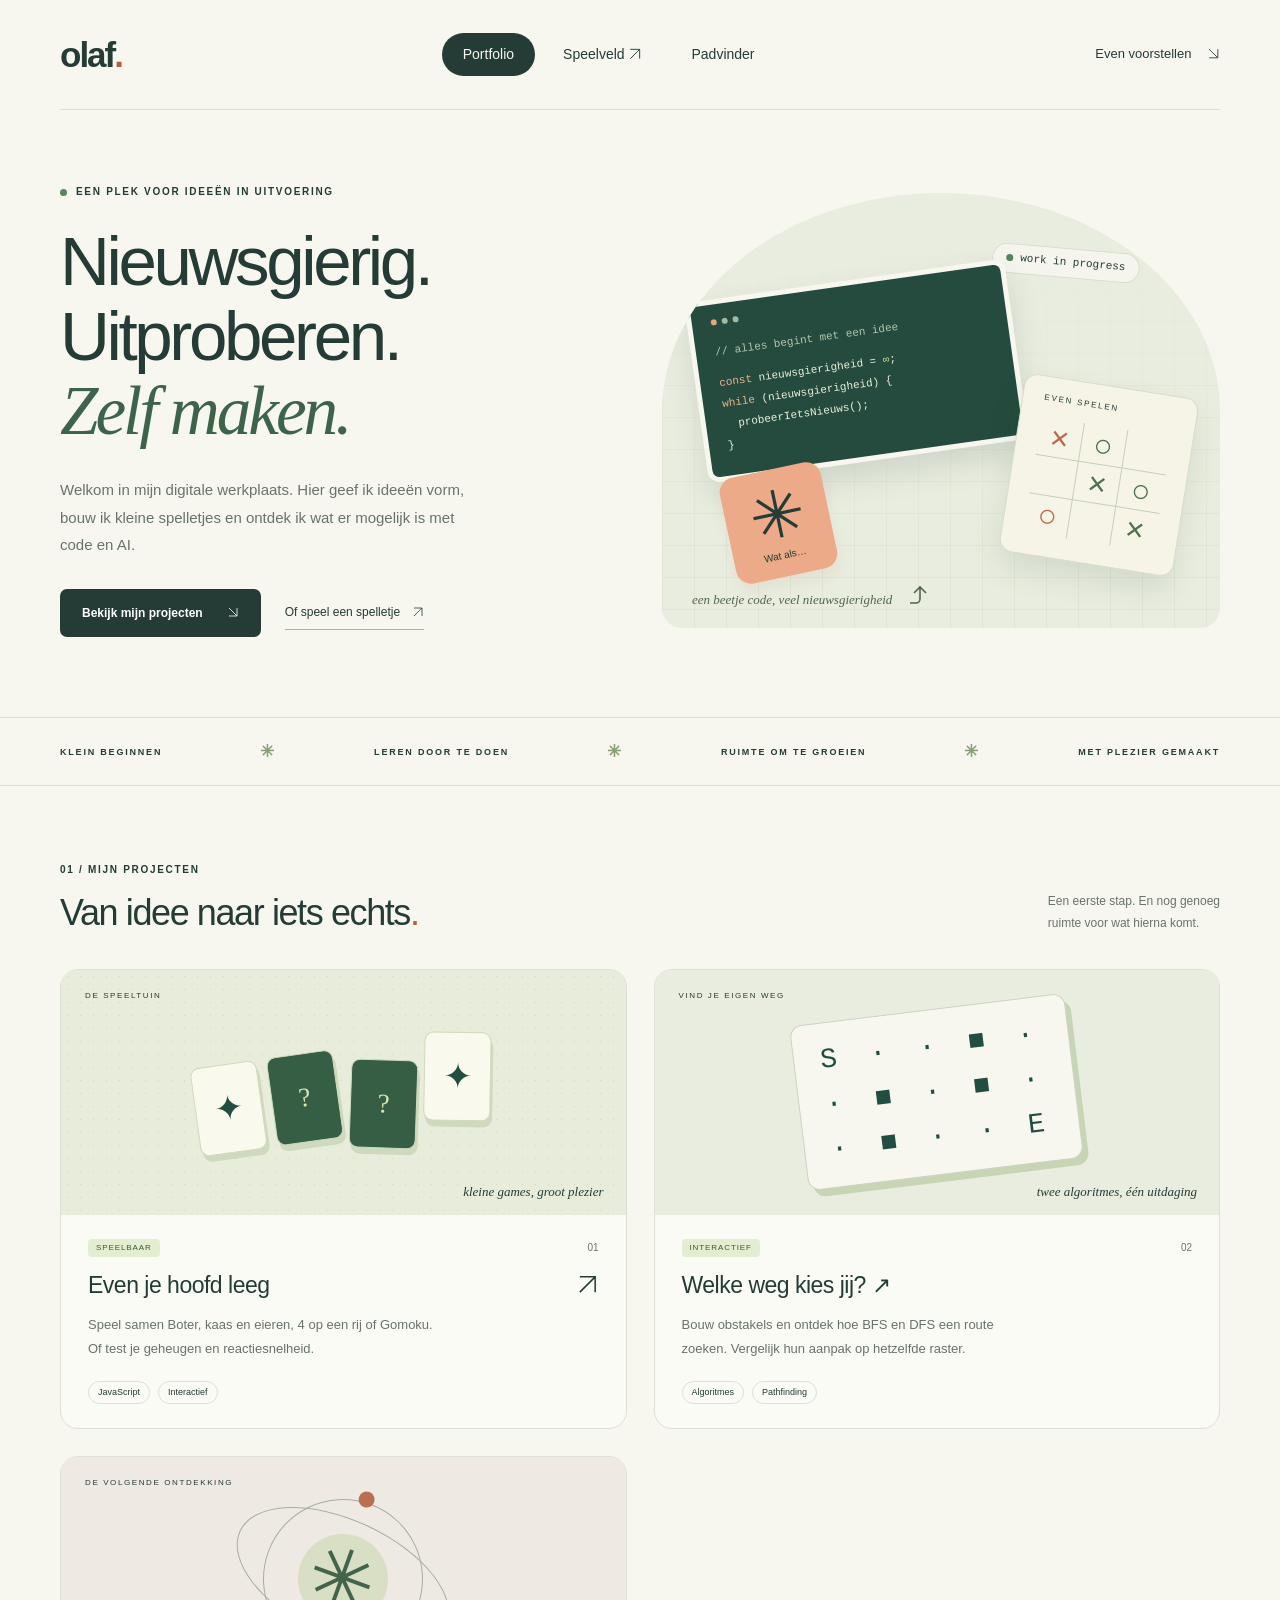
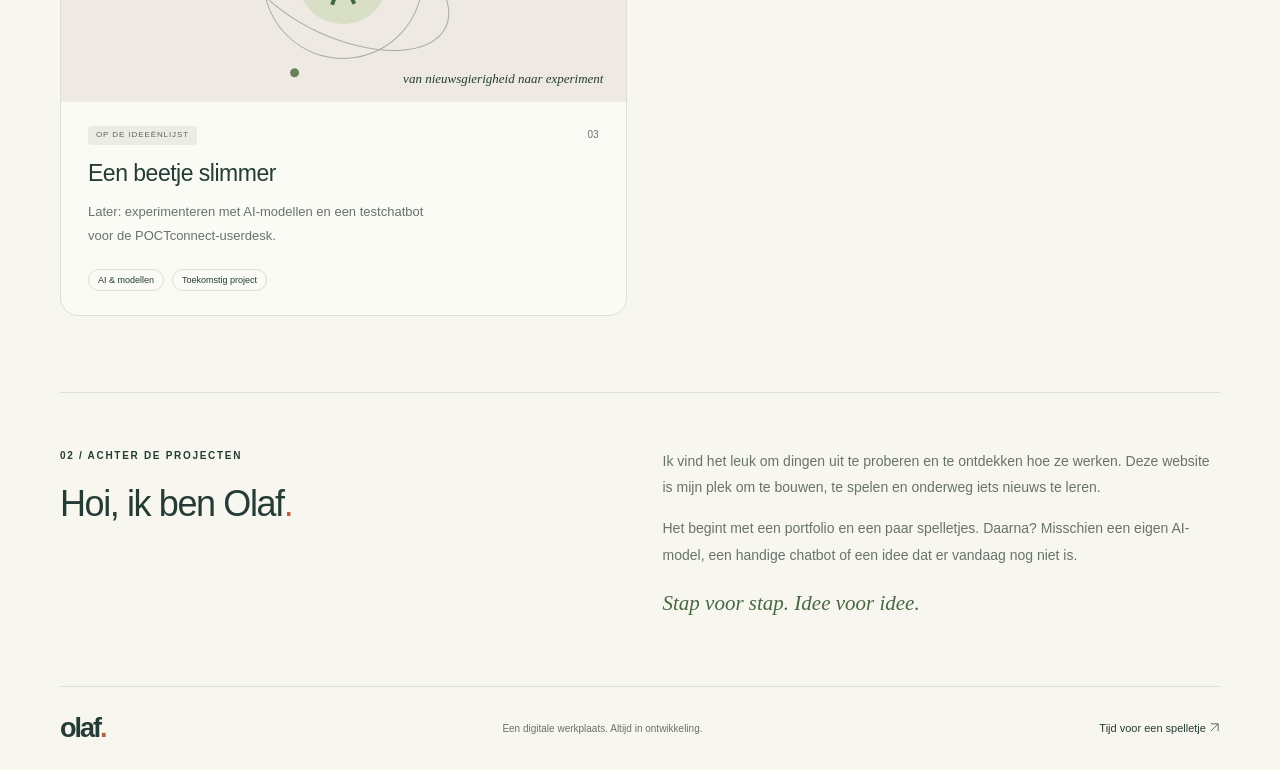
<file: public/index.html>
<!doctype html>
<html lang="nl">
  <head>
    <meta charset="utf-8" />
    <meta name="viewport" content="width=device-width, initial-scale=1" />
    <meta
      name="description"
      content="Het persoonlijke portfolio en digitale speelveld van Olaf. Kleine projecten, eigen spelletjes en ruimte voor nieuwe ideeën."
    />
    <title>Olaf — Portfolio & speelveld</title>
    <link rel="icon" href="assets/images/favicon.svg" type="image/svg+xml" />
    <link rel="stylesheet" href="assets/css/base.css" />
    <link rel="stylesheet" href="assets/css/pages/portfolio.css" />
  </head>
  <body>
    <a class="skip-link" href="#main">Naar de inhoud</a>
    <header class="site-header wrap">
      <a class="brand" href="index.html" aria-label="Olaf, startpagina"
        >olaf<span class="brand-dot">.</span></a
      >
      <nav aria-label="Hoofdnavigatie">
        <a href="index.html" aria-current="page">Portfolio</a>
        <a href="pages/games.html"
          >Speelveld
          <span aria-hidden="true"
            ><svg
              class="arrow-icon"
              viewBox="0 0 24 24"
              fill="none"
              stroke="currentColor"
              stroke-width="1.6"
              aria-hidden="true"
            >
              <path d="M4 20 20 4M4 4h16v16" /></svg></span
        ></a>
        <a href="pages/pathfinding.html">Padvinder</a>
      </nav>
      <a class="header-link" href="#over"
        >Even voorstellen
        <span aria-hidden="true"
          ><svg
            class="arrow-icon"
            viewBox="0 0 24 24"
            fill="none"
            stroke="currentColor"
            stroke-width="1.6"
            aria-hidden="true"
          >
            <path d="M4 4l16 16M4 20h16V4" /></svg></span
      ></a>
    </header>
    <main id="main">
      <section class="hero wrap" aria-labelledby="hero-title">
        <div class="hero-copy">
          <p class="eyebrow">
            <span class="status-dot" aria-hidden="true"></span> EEN PLEK VOOR
            IDEEËN IN UITVOERING
          </p>
          <h1 id="hero-title">
            Nieuwsgierig.<br />Uitproberen.<br /><span class="serif-word"
              >Zelf maken.</span
            >
          </h1>
          <p class="hero-description">
            Welkom in mijn digitale werkplaats. Hier geef ik ideeën vorm, bouw
            ik kleine spelletjes en ontdek ik wat er mogelijk is met code en AI.
          </p>
          <div class="hero-actions">
            <a class="button button-dark" href="#projecten"
              >Bekijk mijn projecten
              <span aria-hidden="true"
                ><svg
                  class="arrow-icon"
                  viewBox="0 0 24 24"
                  fill="none"
                  stroke="currentColor"
                  stroke-width="1.6"
                  aria-hidden="true"
                >
                  <path d="M4 4l16 16M4 20h16V4" /></svg></span></a
            ><a class="text-link" href="pages/games.html"
              >Of speel een spelletje
              <span aria-hidden="true"
                ><svg
                  class="arrow-icon"
                  viewBox="0 0 24 24"
                  fill="none"
                  stroke="currentColor"
                  stroke-width="1.6"
                  aria-hidden="true"
                >
                  <path d="M4 20 20 4M4 4h16v16" /></svg></span
            ></a>
          </div>
        </div>
        <div
          class="hero-art"
          role="img"
          aria-label="Illustratie van een digitale werkplaats met code, een boter-kaas-en-eierenbord en een idee"
        >
          <div class="art-grid"></div>
          <div class="floating-label">
            <span class="status-dot" aria-hidden="true"></span> work in progress
          </div>
          <div class="code-tile">
            <div class="window-dots"><i></i><i></i><i></i></div>
            <span class="code-comment">// alles begint met een idee</span
            ><span><b>const</b> nieuwsgierigheid = <em>∞</em>;</span
            ><span><b>while</b> (nieuwsgierigheid) {</span
            ><span>&nbsp;&nbsp;probeerIetsNieuws();</span><span>}</span>
          </div>
          <div class="play-tile">
            <div class="tile-caption">EVEN SPELEN</div>
            <div class="mini-board">
              <span>×</span><span>○</span><span></span><span></span
              ><span>×</span><span>○</span><span>○</span><span></span
              ><span>×</span>
            </div>
          </div>
          <div class="idea-tile">
            <span aria-hidden="true">✳</span><small>Wat als…</small>
          </div>
          <div class="art-note">
            een beetje code, veel nieuwsgierigheid
            <span aria-hidden="true"
              ><svg
                class="arrow-icon"
                viewBox="0 0 24 24"
                fill="none"
                stroke="currentColor"
                stroke-width="1.6"
                aria-hidden="true"
              >
                <path d="M4 20h6a4 4 0 0 0 4-4V4m-6 6 6-6 6 6" /></svg
            ></span>
          </div>
        </div>
      </section>
      <div class="ticker">
        <div class="wrap ticker-inner">
          <span>KLEIN BEGINNEN</span><span aria-hidden="true">✳</span
          ><span>LEREN DOOR TE DOEN</span><span aria-hidden="true">✳</span
          ><span>RUIMTE OM TE GROEIEN</span><span aria-hidden="true">✳</span
          ><span>MET PLEZIER GEMAAKT</span>
        </div>
      </div>
      <section
        id="projecten"
        class="section wrap"
        aria-labelledby="projects-title"
      >
        <div class="section-heading">
          <div>
            <p class="eyebrow">01 / MIJN PROJECTEN</p>
            <h2 id="projects-title">
              Van idee naar iets echts<span class="accent">.</span>
            </h2>
          </div>
          <p>
            Een eerste stap. En nog genoeg<br />ruimte voor wat hierna komt.
          </p>
        </div>
        <div class="project-grid">
          <a class="project-card" href="pages/games.html"
            ><div class="project-visual games-visual">
              <span class="visual-label">DE SPEELTUIN</span>
              <div class="memory-preview" aria-hidden="true">
                <span>✦</span><span>?</span><span>?</span><span>✦</span>
              </div>
              <span class="visual-note">kleine games, groot plezier</span>
            </div>
            <div class="project-body">
              <div class="project-meta">
                <span class="tag tag-green">SPEELBAAR</span><span>01</span>
              </div>
              <h3>
                Even je hoofd leeg
                <span aria-hidden="true"
                  ><svg
                    class="arrow-icon"
                    viewBox="0 0 24 24"
                    fill="none"
                    stroke="currentColor"
                    stroke-width="1.6"
                    aria-hidden="true"
                  >
                    <path d="M4 20 20 4M4 4h16v16" /></svg
                ></span>
              </h3>
              <p>
                Speel samen Boter, kaas en eieren, 4 op een rij of Gomoku. Of
                test je geheugen en reactiesnelheid.
              </p>
              <div class="project-tags">
                <span>JavaScript</span><span>Interactief</span>
              </div>
            </div></a
          >
          <a class="project-card" href="pages/pathfinding.html">
          <div class="project-visual path-visual">
          <span class="visual-label">VIND JE EIGEN WEG</span>
          <div class="path-preview" aria-hidden="true">S · · ■ ·<br>· ■ · ■ ·<br>· ■ · · E</div>
          <span class="visual-note">twee algoritmes, één uitdaging</span>
          </div>
          <div class="project-body">
          <div class="project-meta">
          <span class="tag tag-green">INTERACTIEF</span>
          <span>02</span>
          </div>
          <h3>Welke weg kies jij? ↗</h3>
          <p>Bouw obstakels en ontdek hoe BFS en DFS een route zoeken. Vergelijk hun aanpak op hetzelfde raster.</p>
          <div class="project-tags">
          <span>Algoritmes</span>
          <span>Pathfinding</span>
          </div>
          </div>
          </a>
          <article class="project-card future-card">
            <div class="project-visual ai-visual">
              <span class="visual-label">DE VOLGENDE ONTDEKKING</span>
              <div class="orbit" aria-hidden="true">
                <span class="orbit-core">✳</span><i></i><b></b>
              </div>
              <span class="visual-note"
                >van nieuwsgierigheid naar experiment</span
              >
            </div>
            <div class="project-body">
              <div class="project-meta">
                <span class="tag">OP DE IDEEËNLIJST</span><span>03</span>
              </div>
              <h3>Een beetje slimmer</h3>
              <p>
                Later: experimenteren met AI-modellen en een testchatbot voor de
                POCTconnect-userdesk.
              </p>
              <div class="project-tags">
                <span>AI & modellen</span><span>Toekomstig project</span>
              </div>
            </div>
          </article>
        </div>
      </section>
      <section
        id="over"
        class="about-section wrap"
        aria-labelledby="about-title"
      >
        <div>
          <p class="eyebrow">02 / ACHTER DE PROJECTEN</p>
          <h2 id="about-title">
            Hoi, ik ben Olaf<span class="accent">.</span>
          </h2>
        </div>
        <div class="about-copy">
          <p>
            Ik vind het leuk om dingen uit te proberen en te ontdekken hoe ze
            werken. Deze website is mijn plek om te bouwen, te spelen en
            onderweg iets nieuws te leren.
          </p>
          <p>
            Het begint met een portfolio en een paar spelletjes. Daarna?
            Misschien een eigen AI-model, een handige chatbot of een idee dat er
            vandaag nog niet is.
          </p>
          <span class="handwritten">Stap voor stap. Idee voor idee.</span>
        </div>
      </section>
    </main>
    <footer class="site-footer wrap">
      <a class="brand" href="index.html"
        >olaf<span class="brand-dot">.</span></a
      >
      <p>Een digitale werkplaats. Altijd in ontwikkeling.</p>
      <a href="pages/games.html"
        >Tijd voor een spelletje
        <span aria-hidden="true"
          ><svg
            class="arrow-icon"
            viewBox="0 0 24 24"
            fill="none"
            stroke="currentColor"
            stroke-width="1.6"
            aria-hidden="true"
          >
            <path d="M4 20 20 4M4 4h16v16" /></svg></span
      ></a>
    </footer>
  </body>
</html>
</file>
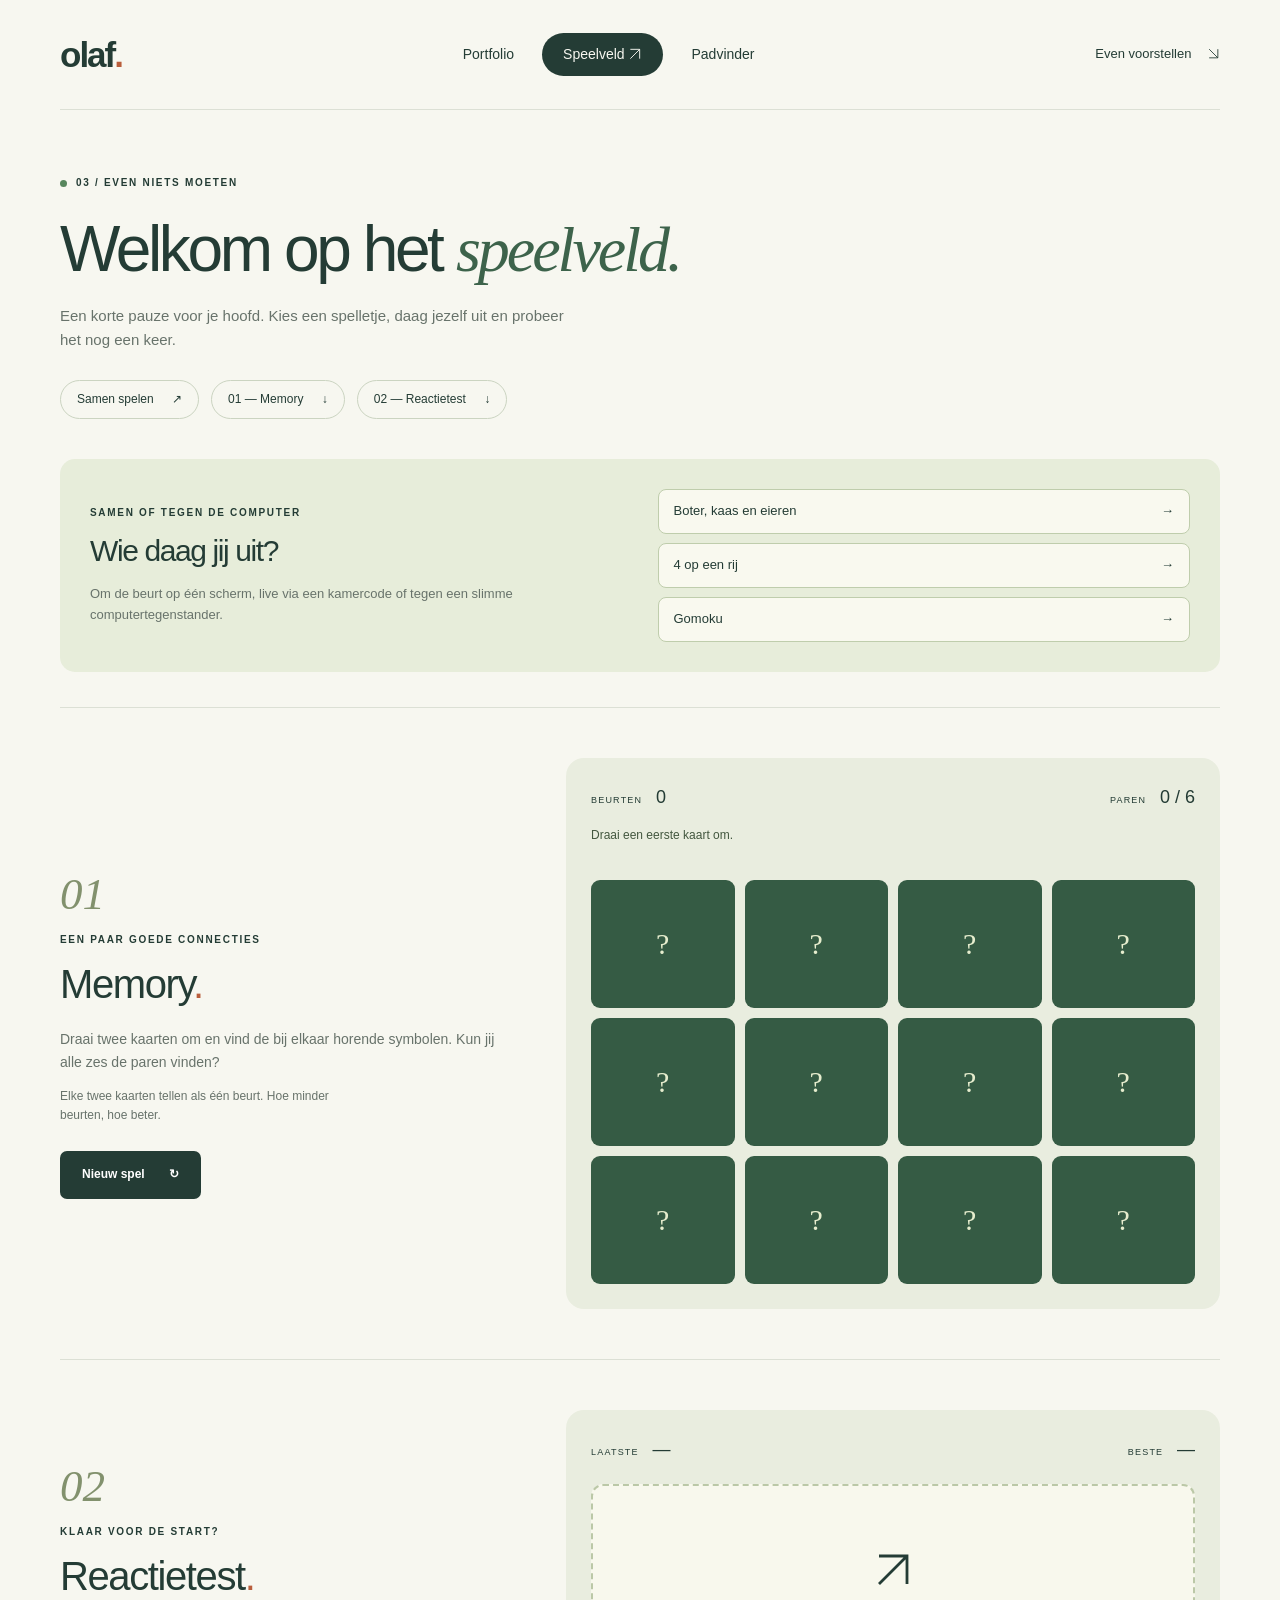
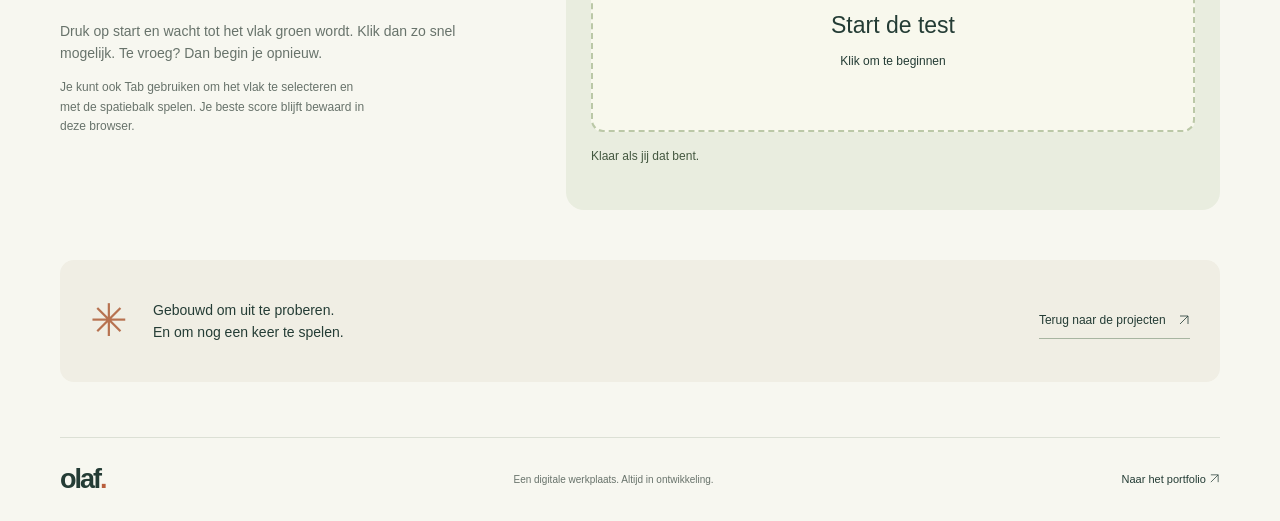
<file: public/pages/games.html>
<!doctype html>
<html lang="nl">
  <head>
    <meta charset="utf-8" />
    <meta name="viewport" content="width=device-width, initial-scale=1" />
    <meta
      name="description"
      content="Even spelen: train je geheugen met Memory en test je reactiesnelheid. Gratis browsergames van Olaf."
    />
    <title>Speelveld — Olaf</title>
    <link rel="icon" href="../assets/images/favicon.svg" type="image/svg+xml" />
    <link rel="stylesheet" href="../assets/css/base.css" />
    <link rel="stylesheet" href="../assets/css/pages/games.css" />
    <script type="module" src="../assets/js/games/index.js"></script>
  </head>
  <body>
    <a class="skip-link" href="#main">Naar de inhoud</a>
    <header class="site-header wrap">
      <a class="brand" href="../index.html" aria-label="Olaf, startpagina"
        >olaf<span class="brand-dot">.</span></a
      >
      <nav aria-label="Hoofdnavigatie">
        <a href="../index.html">Portfolio</a
        ><a href="games.html" aria-current="page"
          >Speelveld
          <span aria-hidden="true"
            ><svg
              class="arrow-icon"
              viewBox="0 0 24 24"
              fill="none"
              stroke="currentColor"
              stroke-width="1.6"
              aria-hidden="true"
            >
              <path d="M4 20 20 4M4 4h16v16" /></svg></span
        ></a>
        <a href="pathfinding.html">Padvinder</a>
      </nav>
      <a class="header-link" href="../index.html#over"
        >Even voorstellen
        <span aria-hidden="true"
          ><svg
            class="arrow-icon"
            viewBox="0 0 24 24"
            fill="none"
            stroke="currentColor"
            stroke-width="1.6"
            aria-hidden="true"
          >
            <path d="M4 4l16 16M4 20h16V4" /></svg></span
      ></a>
    </header>
    <main id="main" class="wrap games-main">
      <section class="games-intro">
        <p class="eyebrow">
          <span class="status-dot" aria-hidden="true"></span> 03 / EVEN NIETS
          MOETEN
        </p>
        <h1>Welkom op het <span class="serif-word">speelveld.</span></h1>
        <p>
          Een korte pauze voor je hoofd. Kies een spelletje, daag jezelf uit en
          probeer het nog een keer.
        </p>
        <div class="game-jumps">
          <a href="multiplayer.html"
            >Samen spelen <span aria-hidden="true">↗</span></a
          >
          <a href="#memory">01 — Memory <span aria-hidden="true">↓</span></a
          ><a href="#reactie"
            >02 — Reactietest <span aria-hidden="true">↓</span></a
          >
        </div>
      </section>
      <noscript
        ><p class="notice">
          Schakel JavaScript in om deze spelletjes te spelen.
        </p></noscript
      >
      <section class="multiplayer-promo" aria-labelledby="multiplayer-title">
        <div>
          <p class="eyebrow">SAMEN OF TEGEN DE COMPUTER</p>
          <h2 id="multiplayer-title">Wie daag jij uit?</h2>
          <p>
            Om de beurt op één scherm, live via een kamercode of tegen een
            slimme computertegenstander.
          </p>
        </div>
        <div class="multiplayer-links">
          <a href="multiplayer.html?game=tictactoe"
            >Boter, kaas en eieren <span aria-hidden="true">→</span></a
          ><a href="multiplayer.html?game=connect4"
            >4 op een rij <span aria-hidden="true">→</span></a
          ><a href="multiplayer.html?game=gomoku"
            >Gomoku <span aria-hidden="true">→</span></a
          >
        </div>
      </section>
      <section id="memory" class="game-section" aria-labelledby="memory-title">
        <div class="game-info">
          <span class="game-number">01</span>
          <p class="eyebrow">EEN PAAR GOEDE CONNECTIES</p>
          <h2 id="memory-title">Memory<span class="accent">.</span></h2>
          <p>
            Draai twee kaarten om en vind de bij elkaar horende symbolen. Kun
            jij alle zes de paren vinden?
          </p>
          <p class="game-tip">
            Elke twee kaarten tellen als één beurt. Hoe minder beurten, hoe
            beter.
          </p>
          <button id="memory-reset" class="button button-dark" type="button">
            Nieuw spel <span aria-hidden="true">↻</span>
          </button>
        </div>
        <div class="game-panel">
          <div class="game-stats">
            <span>BEURTEN <strong id="memory-turns">0</strong></span
            ><span>PAREN <strong id="memory-pairs">0 / 6</strong></span>
          </div>
          <p id="memory-status" class="game-status" role="status">
            Draai een eerste kaart om.
          </p>
          <div
            id="memory-board"
            class="memory-board"
            role="group"
            aria-label="Memorykaarten"
          ></div>
        </div>
      </section>
      <section
        id="reactie"
        class="game-section"
        aria-labelledby="reaction-title"
      >
        <div class="game-info">
          <span class="game-number">02</span>
          <p class="eyebrow">KLAAR VOOR DE START?</p>
          <h2 id="reaction-title">Reactietest<span class="accent">.</span></h2>
          <p>
            Druk op start en wacht tot het vlak groen wordt. Klik dan zo snel
            mogelijk. Te vroeg? Dan begin je opnieuw.
          </p>
          <p class="game-tip">
            Je kunt ook Tab gebruiken om het vlak te selecteren en met de
            spatiebalk spelen. Je beste score blijft bewaard in deze browser.
          </p>
        </div>
        <div class="game-panel reaction-panel">
          <div class="game-stats">
            <span>LAATSTE <strong id="reaction-last">—</strong></span
            ><span>BESTE <strong id="reaction-best">—</strong></span>
          </div>
          <button id="reaction-pad" class="reaction-pad" type="button">
            <span id="reaction-icon" class="reaction-icon" aria-hidden="true"
              ><svg
                class="arrow-icon"
                viewBox="0 0 24 24"
                fill="none"
                stroke="currentColor"
                stroke-width="1.6"
                aria-hidden="true"
              >
                <path d="M4 20 20 4M4 4h16v16" /></svg></span
            ><span id="reaction-label">Start de test</span
            ><small id="reaction-hint">Klik om te beginnen</small>
          </button>
          <p id="reaction-status" class="game-status" role="status">
            Klaar als jij dat bent.
          </p>
        </div>
      </section>
      <aside class="play-note">
        <span aria-hidden="true">✳</span>
        <p>
          Gebouwd om uit te proberen.<br /><strong
            >En om nog een keer te spelen.</strong
          >
        </p>
        <a class="text-link" href="../index.html#projecten"
          >Terug naar de projecten
          <span aria-hidden="true"
            ><svg
              class="arrow-icon"
              viewBox="0 0 24 24"
              fill="none"
              stroke="currentColor"
              stroke-width="1.6"
              aria-hidden="true"
            >
              <path d="M4 20 20 4M4 4h16v16" /></svg></span
        ></a>
      </aside>
    </main>
    <footer class="site-footer wrap">
      <a class="brand" href="../index.html"
        >olaf<span class="brand-dot">.</span></a
      >
      <p>Een digitale werkplaats. Altijd in ontwikkeling.</p>
      <a href="../index.html"
        >Naar het portfolio
        <span aria-hidden="true"
          ><svg
            class="arrow-icon"
            viewBox="0 0 24 24"
            fill="none"
            stroke="currentColor"
            stroke-width="1.6"
            aria-hidden="true"
          >
            <path d="M4 20 20 4M4 4h16v16" /></svg></span
      ></a>
    </footer>
  </body>
</html>
</file>
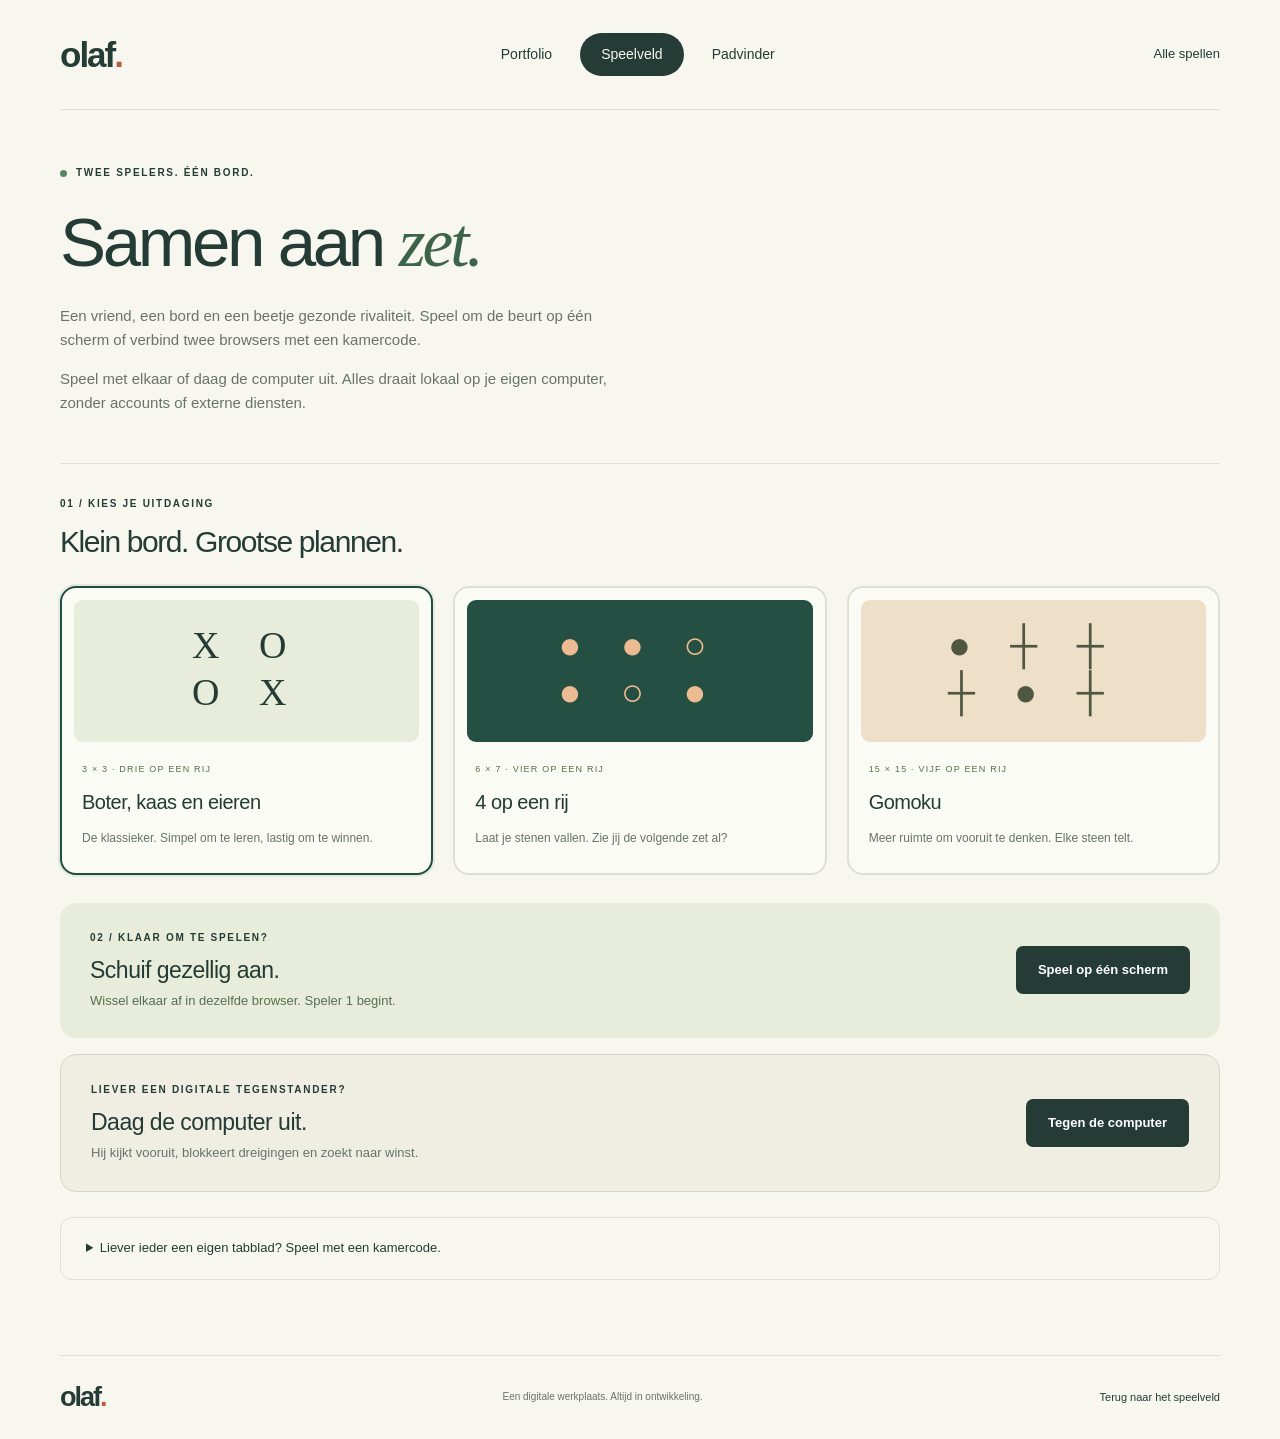
<file: public/pages/multiplayer.html>
<!doctype html>
<html lang="nl">
  <head>
    <meta charset="utf-8" />
    <meta name="viewport" content="width=device-width, initial-scale=1" />
    <meta
      name="description"
      content="Speel Boter, kaas en eieren, 4 op een rij en Gomoku met elkaar of tegen de computer, op je lokale server."
    />
    <title>Samen spelen — Olaf</title>
    <link rel="icon" href="../assets/images/favicon.svg" type="image/svg+xml" />
    <link rel="stylesheet" href="../assets/css/base.css" />
    <link rel="stylesheet" href="../assets/css/pages/multiplayer.css" />
    <script type="module" src="../assets/js/multiplayer/index.js"></script>
  </head>
  <body>
    <a class="skip-link" href="#main">Naar de inhoud</a>
    <header class="site-header wrap">
      <a class="brand" href="../index.html" aria-label="Olaf, startpagina"
        >olaf<span class="brand-dot">.</span></a
      >
      <nav aria-label="Hoofdnavigatie">
        <a href="../index.html">Portfolio</a
        ><a href="games.html" aria-current="page">Speelveld</a>
        <a href="pathfinding.html">Padvinder</a>
      </nav>
      <a class="header-link" href="games.html">Alle spellen</a>
    </header>
    <main id="main" class="wrap multiplayer-main">
      <section class="multiplayer-intro">
        <p class="eyebrow">
          <span class="status-dot" aria-hidden="true"></span> TWEE SPELERS. ÉÉN
          BORD.
        </p>
        <h1>Samen aan <span class="serif-word">zet.</span></h1>
        <p>
          Een vriend, een bord en een beetje gezonde rivaliteit. Speel om de
          beurt op één scherm of verbind twee browsers met een kamercode.
        </p>
        <p class="local-note">
          Speel met elkaar of daag de computer uit. Alles draait lokaal op je
          eigen computer, zonder accounts of externe diensten.
        </p>
      </section>
      <p id="feedback" class="feedback" role="alert" hidden></p>
      <noscript><p>Schakel JavaScript in om samen te spelen.</p></noscript>
      <section id="lobby" aria-labelledby="choose-title">
        <div class="lobby-heading">
          <p class="eyebrow">01 / KIES JE UITDAGING</p>
          <h2 id="choose-title">Klein bord. Grootse plannen.</h2>
        </div>
        <div class="game-choices" role="group" aria-label="Kies een spel">
          <button
            type="button"
            class="game-choice"
            data-kind="tictactoe"
            aria-pressed="true"
          >
            <span class="choice-art ttt-art" aria-hidden="true"
              >X O<br />O X</span
            ><span class="choice-meta">3 × 3 · DRIE OP EEN RIJ</span
            ><strong>Boter, kaas en eieren</strong
            ><span
              >De klassieker. Simpel om te leren, lastig om te winnen.</span
            >
          </button>
          <button
            type="button"
            class="game-choice"
            data-kind="connect4"
            aria-pressed="false"
          >
            <span class="choice-art connect-art" aria-hidden="true"
              >● ● ○<br />● ○ ●</span
            ><span class="choice-meta">6 × 7 · VIER OP EEN RIJ</span
            ><strong>4 op een rij</strong
            ><span>Laat je stenen vallen. Zie jij de volgende zet al?</span>
          </button>
          <button
            type="button"
            class="game-choice"
            data-kind="gomoku"
            aria-pressed="false"
          >
            <span class="choice-art gomoku-art" aria-hidden="true"
              >● ┼ ┼<br />┼ ● ┼</span
            ><span class="choice-meta">15 × 15 · VIJF OP EEN RIJ</span
            ><strong>Gomoku</strong
            ><span>Meer ruimte om vooruit te denken. Elke steen telt.</span>
          </button>
        </div>
        <div class="local-start">
          <div>
            <p class="eyebrow">02 / KLAAR OM TE SPELEN?</p>
            <h3>Schuif gezellig aan.</h3>
            <p>Wissel elkaar af in dezelfde browser. Speler 1 begint.</p>
          </div>
          <button id="play-local" class="button button-dark" type="button">
            Speel op één scherm
          </button>
        </div>
        <div class="computer-start">
          <div>
            <p class="eyebrow">LIEVER EEN DIGITALE TEGENSTANDER?</p>
            <h3>Daag de computer uit.</h3>
            <p>Hij kijkt vooruit, blokkeert dreigingen en zoekt naar winst.</p>
          </div>
          <button id="play-computer" class="button button-dark" type="button">
            Tegen de computer
          </button>
        </div>
        <details class="live-options">
          <summary>
            Liever ieder een eigen tabblad? Speel met een kamercode.
          </summary>
          <div class="lobby-actions">
            <div>
              <button
                id="create-room"
                class="button button-outline"
                type="button"
              >
                Maak een kamer
              </button>
              <p>Jij bent speler 1. Deel de code met speler 2.</p>
            </div>
            <form id="join-form">
              <label for="room-input">Al een code gekregen?</label>
              <div class="join-row">
                <input
                  id="room-input"
                  name="code"
                  placeholder="ABC234"
                  maxlength="6"
                  minlength="6"
                  pattern="[A-Za-z2-9]{6}"
                  autocomplete="off"
                  autocapitalize="characters"
                  spellcheck="false"
                  required
                /><button class="button button-dark" type="submit">
                  Sluit aan
                </button>
              </div>
            </form>
          </div>
          <p class="local-note">
            Open voor lokaal testen een tweede tabblad of browser op dezelfde
            computer. De server is niet toegankelijk vanaf andere apparaten.
          </p>
        </details>
      </section>
      <section id="match" class="match" aria-labelledby="match-title" hidden>
        <div class="match-heading">
          <div>
            <p class="eyebrow">JULLIE EIGEN SPEELTAFEL</p>
            <h2 id="match-title"></h2>
            <p id="rules" class="rules"></p>
          </div>
          <button id="leave-room" class="button button-outline" type="button">
            Verlaat kamer
          </button>
        </div>
        <div class="match-layout">
          <aside class="match-sidebar">
            <div id="room-card" class="room-card">
              <span class="eyebrow">KAMERCODE</span
              ><strong id="room-code"></strong
              ><button id="copy-code" class="text-link" type="button">
                Kopieer code
              </button>
              <p id="copy-status" role="status"></p>
            </div>
            <div id="local-card" class="room-card" hidden>
              <span class="eyebrow">ÉÉN SCHERM · TWEE SPELERS</span>
              <p>
                Speel om de beurt. De speler met het label ‘Aan zet’ mag de
                volgende steen plaatsen.
              </p>
            </div>
            <div class="players">
              <div id="player-1" class="player p1">
                <span class="player-mark" aria-hidden="true">1</span>
                <div>
                  <strong
                    ><span class="player-name">Speler 1</span>
                    <span class="you-label"></span></strong
                  ><small class="presence"></small>
                </div>
                <span class="turn-label"></span>
              </div>
              <div id="player-2" class="player p2">
                <span class="player-mark" aria-hidden="true">2</span>
                <div>
                  <strong
                    ><span class="player-name">Speler 2</span>
                    <span class="you-label"></span></strong
                  ><small class="presence"></small>
                </div>
                <span class="turn-label"></span>
              </div>
            </div>
            <p id="connection-status" class="connection-status" role="status">
              Verbinden…
            </p>
            <p class="session-note">
              Even herladen? Je plek blijft in dit tabblad bewaard. Kamers
              verdwijnen als de server stopt of na twee uur zonder activiteit.
            </p>
          </aside>
          <div class="board-panel">
            <div class="round-line">
              <span id="round-label"></span><span id="moves-label"></span>
            </div>
            <h3 id="match-status" role="status" aria-live="polite"></h3>
            <div class="board-viewport">
              <div id="column-controls" class="column-controls" hidden></div>
              <div id="board-surface" class="board-surface">
                <div
                  class="board-coordinates coordinates-top"
                  aria-hidden="true"
                ></div>
                <div
                  class="board-coordinates coordinates-left"
                  aria-hidden="true"
                ></div>
                <div
                  id="board"
                  class="board"
                  role="group"
                  aria-label="Spelbord"
                ></div>
                <div
                  class="board-coordinates coordinates-right"
                  aria-hidden="true"
                ></div>
                <div
                  class="board-coordinates coordinates-bottom"
                  aria-hidden="true"
                ></div>
              </div>
            </div>
            <p class="board-tip">
              Gebruik de muis of Tab en de pijltjestoetsen. Bevestig een zet met
              Enter of spatie.
            </p>
            <div class="round-actions">
              <button
                id="retry-computer"
                class="button button-outline"
                type="button"
                hidden
              >
                Computerzet opnieuw proberen
              </button>
              <button
                id="rematch"
                class="button button-dark"
                type="button"
                hidden
              >
                Opnieuw spelen
              </button>
              <p id="rematch-status" class="rematch-status" role="status"></p>
            </div>
          </div>
        </div>
      </section>
    </main>
    <footer class="site-footer wrap">
      <a class="brand" href="../index.html"
        >olaf<span class="brand-dot">.</span></a
      >
      <p>Een digitale werkplaats. Altijd in ontwikkeling.</p>
      <a href="games.html">Terug naar het speelveld</a>
    </footer>
  </body>
</html>
</file>
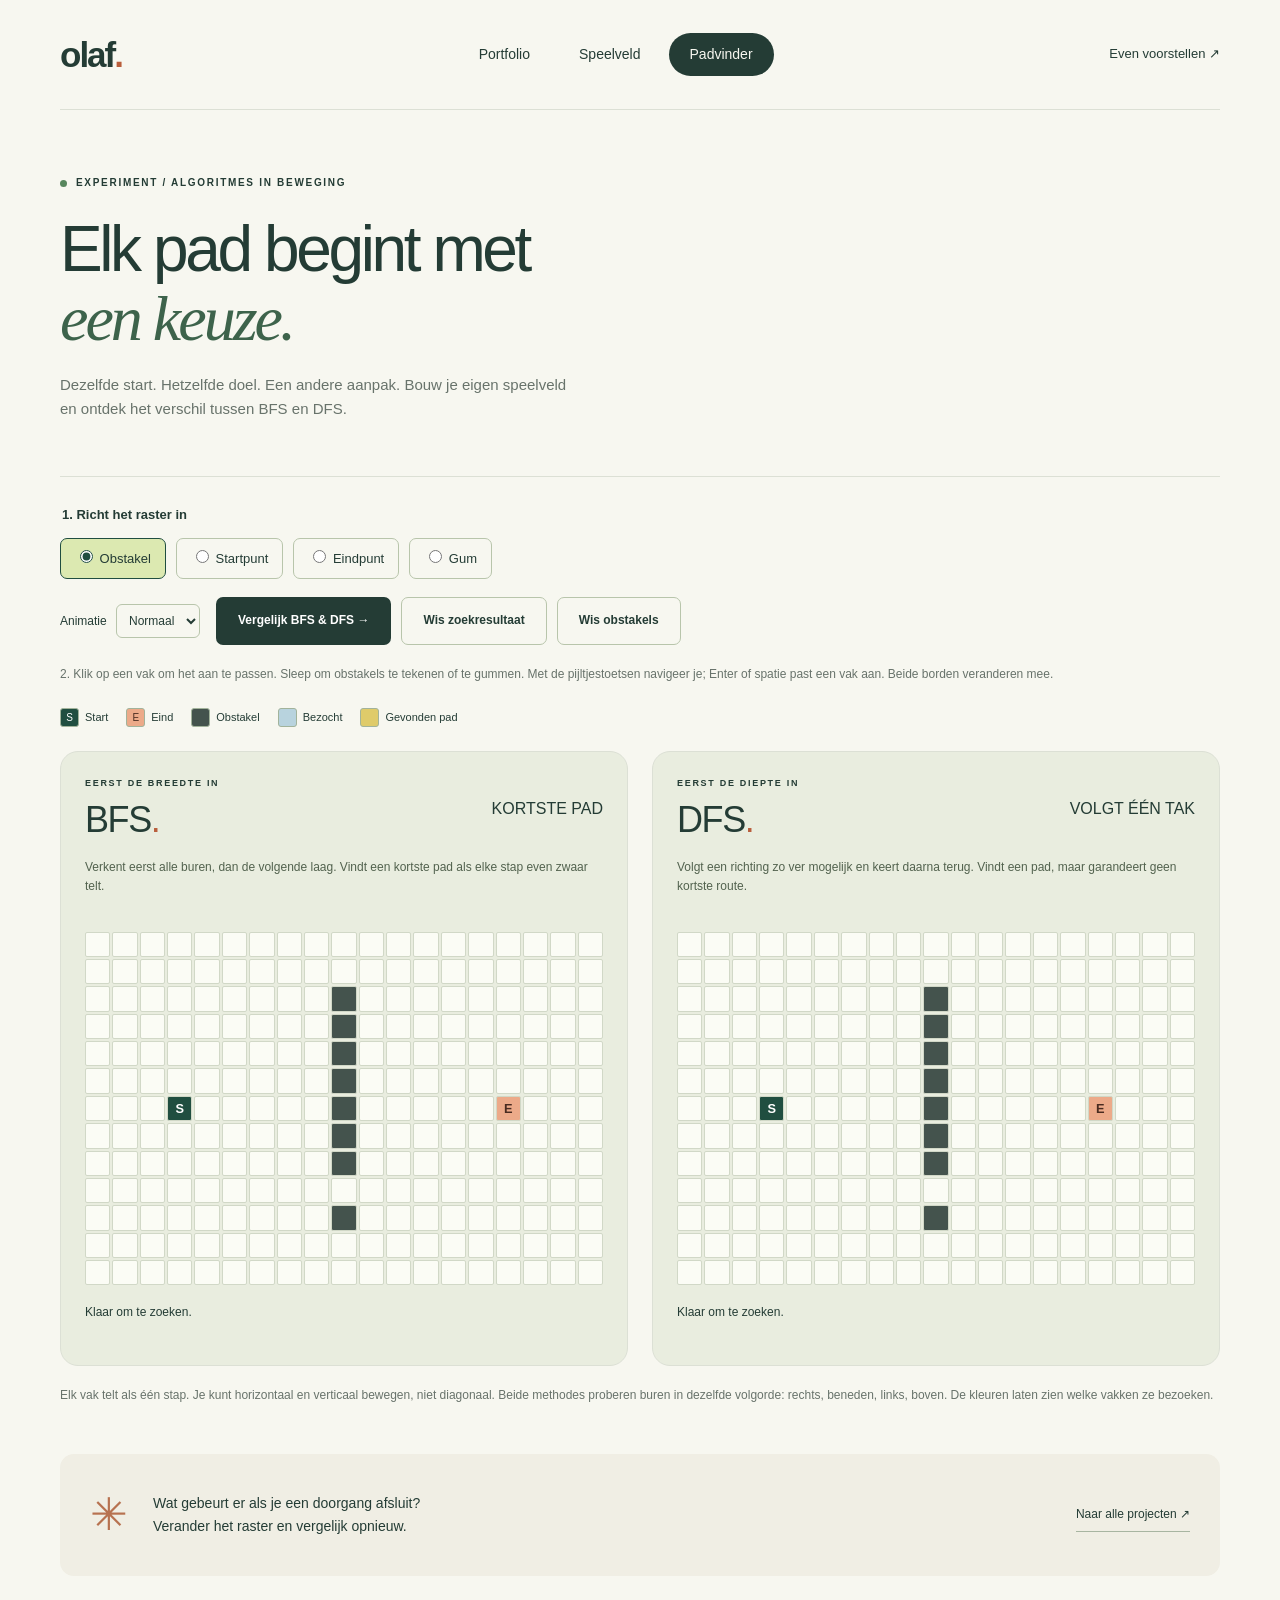
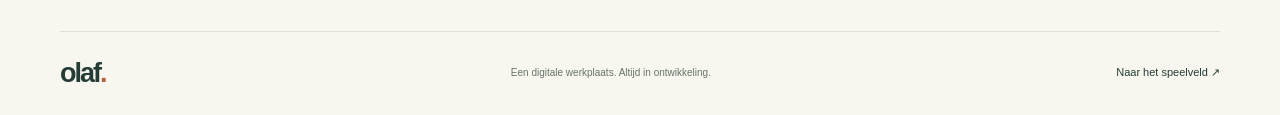
<file: public/pages/pathfinding.html>
<!doctype html>
<html lang="nl">
<head>
<meta charset="utf-8">
<meta name="viewport" content="width=device-width, initial-scale=1">
<meta name="description" content="Vergelijk BFS en DFS: plaats start, eindpunt en obstakels en bekijk hoe algoritmes een pad vinden.">
<title>Padvinder — Olaf</title>
<link rel="icon" href="../assets/images/favicon.svg" type="image/svg+xml">
<link rel="stylesheet" href="../assets/css/base.css">
<link rel="stylesheet" href="../assets/css/pages/games.css">
<link rel="stylesheet" href="../assets/css/pages/pathfinding.css">
<script type="module" src="../assets/js/pathfinding/index.js">
</script>
</head>
<body>
<a class="skip-link" href="#main">Naar de inhoud</a>
<header class="site-header wrap">
<a class="brand" href="../index.html">olaf<span class="brand-dot">.</span>
</a>
<nav aria-label="Hoofdnavigatie">
<a href="../index.html">Portfolio</a>
<a href="games.html">Speelveld</a>
<a href="pathfinding.html" aria-current="page">Padvinder</a>
</nav>
<a class="header-link" href="../index.html#over">Even voorstellen ↗</a>
</header>
<main id="main" class="wrap games-main">
<section class="games-intro">
<p class="eyebrow">
<span class="status-dot" aria-hidden="true">
</span> EXPERIMENT / ALGORITMES IN BEWEGING</p>
<h1>Elk pad begint met<br>
<span class="serif-word">een keuze.</span>
</h1>
<p>Dezelfde start. Hetzelfde doel. Een andere aanpak. Bouw je eigen speelveld en ontdek het verschil tussen BFS en DFS.</p>
</section>
<noscript>
<p class="notice">Schakel JavaScript in om de padvinder te gebruiken.</p>
</noscript>
<section class="path-workspace" aria-label="Vergelijk BFS en DFS">
<div class="path-toolbar">
<fieldset id="tools">
<legend>1. Richt het raster in</legend>
<label>
<input type="radio" name="tool" value="wall" checked> Obstakel</label>
<label>
<input type="radio" name="tool" value="start"> Startpunt</label>
<label>
<input type="radio" name="tool" value="end"> Eindpunt</label>
<label>
<input type="radio" name="tool" value="erase"> Gum</label>
</fieldset>
<div class="path-actions">
<label for="speed">Animatie <select id="speed">
<option value="45">Rustig</option>
<option value="15" selected>Normaal</option>
<option value="0">Direct</option>
</select>
</label>
<button class="button button-dark" id="run" type="button">Vergelijk BFS & DFS →</button>
<button class="button path-secondary" id="clear-results" type="button">Wis zoekresultaat</button>
<button class="button path-secondary" id="clear-walls" type="button">Wis obstakels</button>
</div>
</div>
<p class="path-instruction" id="instructions">2. Klik op een vak om het aan te passen. Sleep om obstakels te tekenen of te gummen. Met de pijltjestoetsen navigeer je; Enter of spatie past een vak aan. Beide borden veranderen mee.</p>
<div class="path-legend">
<span>
<i class="legend-start">S</i> Start</span>
<span>
<i class="legend-end">E</i> Eind</span>
<span>
<i class="legend-wall">
</i> Obstakel</span>
<span>
<i class="legend-visited">
</i> Bezocht</span>
<span>
<i class="legend-path">
</i> Gevonden pad</span>
</div>
<div class="path-comparison">
<article class="path-panel">
<div class="path-panel-heading">
<div>
<p class="eyebrow">EERST DE BREEDTE IN</p>
<h2>BFS<span class="accent">.</span>
</h2>
</div>
<span class="tag tag-green">KORTSTE PAD</span>
</div>
<p>Verkent eerst alle buren, dan de volgende laag. Vindt een kortste pad als elke stap even zwaar telt.</p>
<div class="path-grid" id="bfs-grid" role="group" aria-label="BFS-raster" aria-describedby="instructions">
</div>
<p class="path-result" id="bfs-result" role="status">Klaar om te zoeken.</p>
</article>
<article class="path-panel">
<div class="path-panel-heading">
<div>
<p class="eyebrow">EERST DE DIEPTE IN</p>
<h2>DFS<span class="accent">.</span>
</h2>
</div>
<span class="tag">VOLGT ÉÉN TAK</span>
</div>
<p>Volgt een richting zo ver mogelijk en keert daarna terug. Vindt een pad, maar garandeert geen kortste route.</p>
<div class="path-grid" id="dfs-grid" role="group" aria-label="DFS-raster" aria-describedby="instructions">
</div>
<p class="path-result" id="dfs-result" role="status">Klaar om te zoeken.</p>
</article>
</div>
<p class="path-instruction">Elk vak telt als één stap. Je kunt horizontaal en verticaal bewegen, niet diagonaal. Beide methodes proberen buren in dezelfde volgorde: rechts, beneden, links, boven. De kleuren laten zien welke vakken ze bezoeken.</p>
</section>
<aside class="play-note">
<span aria-hidden="true">✳</span>
<p>Wat gebeurt er als je een doorgang afsluit?<br>
<strong>Verander het raster en vergelijk opnieuw.</strong>
</p>
<a class="text-link" href="../index.html#projecten">Naar alle projecten ↗</a>
</aside>
</main>
<footer class="site-footer wrap">
<a class="brand" href="../index.html">olaf<span class="brand-dot">.</span>
</a>
<p>Een digitale werkplaats. Altijd in ontwikkeling.</p>
<a href="games.html">Naar het speelveld ↗</a>
</footer>
</body>
</html>
</file>
<file: public/assets/css/base.css>
:root {
  --paper: #f7f7f0;
  --ink: #243c35;
  --muted: #68736b;
  --green: #204e40;
  --lime: #dce9b1;
  --peach: #ecaa89;
  --line: #dce0d5;
  --radius: 18px;
}
* {
  box-sizing: border-box;
}
html {
  scroll-behavior: smooth;
  scroll-padding-top: 30px;
}
body {
  margin: 0;
  background: var(--paper);
  color: var(--ink);
  font-family: Arial, Helvetica, sans-serif;
  font-size: 16px;
  line-height: 1.6;
}
a {
  color: inherit;
  text-decoration: none;
}
button {
  font: inherit;
}
button,
a {
  -webkit-tap-highlight-color: transparent;
}
button {
  cursor: pointer;
}
a:focus-visible,
button:focus-visible {
  outline: 3px solid #9d4522;
  outline-offset: 5px;
}
button:disabled {
  cursor: default;
}
.wrap {
  width: min(1160px, calc(100% - 80px));
  margin-inline: auto;
}
.skip-link {
  position: absolute;
  top: -100px;
  left: 20px;
  padding: 12px;
  background: var(--ink);
  color: white;
  z-index: 10;
}
.skip-link:focus {
  top: 10px;
}
.site-header {
  display: flex;
  align-items: center;
  justify-content: space-between;
  height: 110px;
  border-bottom: 1px solid var(--line);
}
.brand {
  font-size: 35px;
  line-height: 1;
  letter-spacing: -2px;
  font-weight: 800;
}
.brand-dot,
.accent {
  color: #b95e3c;
}
.site-header nav {
  display: flex;
  gap: 7px;
}
.site-header nav a {
  padding: 10px 21px;
  border-radius: 30px;
  font-size: 14px;
}
.site-header nav a[aria-current] {
  background: var(--ink);
  color: var(--paper);
}
.site-header nav a:hover:not([aria-current]) {
  background: #e9ecdf;
}
.header-link {
  font-size: 13px;
}
.header-link span {
  margin-left: 12px;
}
.eyebrow {
  font-size: 10px;
  font-weight: 700;
  letter-spacing: 1.7px;
  margin: 0 0 24px;
  display: flex;
  align-items: center;
  gap: 9px;
}
.status-dot {
  width: 7px;
  height: 7px;
  border-radius: 50%;
  background: #57865c;
  display: inline-block;
  flex-shrink: 0;
}
h1,
h2,
h3,
p {
  margin-top: 0;
}
h1 {
  font-size: clamp(48px, 5.4vw, 72px);
  line-height: 1.08;
  letter-spacing: -3.4px;
  margin-bottom: 27px;
  font-weight: 500;
}
.serif-word {
  font-family: Georgia, "Times New Roman", serif;
  font-style: italic;
  color: #3d634b;
  letter-spacing: -3px;
}
.button {
  display: inline-flex;
  align-items: center;
  justify-content: center;
  gap: 24px;
  min-height: 48px;
  padding: 12px 21px;
  border-radius: 7px;
  border: 1px solid transparent;
  font-size: 12px;
  font-weight: 600;
  transition:
    background 0.15s,
    transform 0.15s;
}
.button-dark {
  background: var(--ink);
  color: #fff;
}
.button-dark:hover {
  background: #36634d;
  transform: translateY(-2px);
}
.text-link {
  font-size: 12px;
  border-bottom: 1px solid #a8b5a1;
  padding-block: 7px;
}
.text-link span {
  margin-left: 9px;
}
.text-link:hover {
  color: #a54f30;
}
h2 {
  font-size: 36px;
  line-height: 1.2;
  font-weight: 500;
  letter-spacing: -1.4px;
  margin-bottom: 0;
}
h3 {
  font-size: 23px;
  line-height: 1.3;
  letter-spacing: -0.5px;
  font-weight: 500;
  margin-bottom: 12px;
}
h3 span {
  float: right;
}
.site-footer {
  border-top: 1px solid var(--line);
  padding-block: 28px;
  display: flex;
  gap: 20px;
  align-items: center;
  justify-content: space-between;
}
.site-footer .brand {
  font-size: 27px;
}
.site-footer p {
  font-size: 10px;
  color: var(--muted);
  margin: 0;
}
.site-footer > a:last-child {
  font-size: 11px;
}
@media (max-width: 1000px) {
  .wrap {
    width: calc(100% - 48px);
  }
  h1 {
    font-size: 56px;
  }
}
@media (max-width: 700px) {
  .wrap {
    width: calc(100% - 36px);
  }
  .site-header {
    height: 85px;
  }
  .brand {
    font-size: 31px;
  }
  .header-link {
    display: none;
  }
  .site-header nav a {
    padding: 9px 16px;
    font-size: 12px;
  }
  h1 {
    font-size: 58px;
    letter-spacing: -2.6px;
  }
  h2 {
    font-size: 30px;
  }
  .site-footer {
    flex-wrap: wrap;
    padding-block: 24px;
    gap: 16px;
  }
  .site-footer p {
    order: 3;
    width: 100%;
  }
}
@media (prefers-reduced-motion: reduce) {
  html {
    scroll-behavior: auto;
  }
  *,
  *:before,
  *:after {
    transition: none !important;
    animation: none !important;
  }
}
.arrow-icon {
  display: inline-block;
  width: 1em;
  height: 1em;
  vertical-align: -0.12em;
  flex-shrink: 0;
}
</file>
<file: public/assets/css/pages/portfolio.css>
.hero {
  padding-block: 74px 80px;
  display: grid;
  grid-template-columns: 1fr 1fr;
  gap: 44px;
  align-items: center;
}
.hero-description {
  max-width: 425px;
  color: var(--muted);
  font-size: 15px;
  line-height: 1.85;
  margin-bottom: 30px;
}
.hero-actions {
  display: flex;
  gap: 24px;
  align-items: center;
  flex-wrap: wrap;
}
.hero-art {
  height: 435px;
  position: relative;
  isolation: isolate;
  background: #e9eddf;
  border-radius: 50% 50% 20px 20px;
  overflow: hidden;
}
.art-grid {
  position: absolute;
  inset: 0;
  background-image:
    linear-gradient(#c9d3bf55 1px, transparent 1px),
    linear-gradient(90deg, #c9d3bf55 1px, transparent 1px);
  background-size: 32px 32px;
  mask-image: linear-gradient(transparent, #000);
}
.floating-label {
  position: absolute;
  right: 80px;
  top: 55px;
  font-family: monospace;
  font-size: 11px;
  background: #f7f7f0dd;
  border: 1px solid #d8dfd0;
  border-radius: 20px;
  padding: 5px 13px;
  display: flex;
  align-items: center;
  gap: 7px;
  transform: rotate(5deg);
}
.code-tile {
  position: absolute;
  top: 87px;
  left: 33px;
  background: #254b3e;
  color: #eaf0d9;
  width: 323px;
  border: 5px solid #f7f7f0;
  border-radius: 12px;
  box-shadow: 0 15px 30px #183c3420;
  padding: 15px 19px 20px;
  font: 11px/1.9 monospace;
  transform: rotate(-8deg);
}
.code-tile > span {
  display: block;
  white-space: nowrap;
}
.code-tile b {
  color: #eeb18d;
  font-weight: 400;
}
.code-tile em {
  color: #c6dca0;
}
.code-comment {
  color: #b5c5ad;
  margin-bottom: 10px;
}
.window-dots {
  display: flex;
  gap: 5px;
  padding-bottom: 17px;
}
.window-dots i {
  width: 6px;
  height: 6px;
  background: #a5baa1;
  border-radius: 50%;
}
.window-dots i:first-child {
  background: #eba380;
}
.play-tile {
  position: absolute;
  right: 33px;
  top: 192px;
  background: #f6f4e7;
  width: 176px;
  padding: 15px 21px 21px;
  border-radius: 13px;
  transform: rotate(9deg);
  box-shadow: 0 15px 30px #183c341a;
  border: 1px solid #d9ddc9;
}
.tile-caption {
  font-size: 8px;
  letter-spacing: 1.8px;
  margin-bottom: 12px;
}
.mini-board {
  display: grid;
  grid-template-columns: repeat(3, 1fr);
}
.mini-board span {
  display: flex;
  align-items: center;
  justify-content: center;
  height: 39px;
  font-size: 32px;
  line-height: 1;
  color: #4e704b;
  border-right: 1px solid #c7ceb9;
  border-bottom: 1px solid #c7ceb9;
}
.mini-board span:nth-child(3n) {
  border-right: 0;
}
.mini-board span:nth-child(n + 7) {
  border-bottom: 0;
}
.mini-board span:nth-child(3n + 1) {
  color: #bd6847;
}
.idea-tile {
  position: absolute;
  left: 65px;
  bottom: 51px;
  background: var(--peach);
  border-radius: 15px;
  width: 103px;
  height: 108px;
  transform: rotate(-12deg);
  display: flex;
  align-items: center;
  justify-content: center;
  flex-direction: column;
  box-shadow: 0 8px 14px #93643a15;
}
.idea-tile > span {
  font-size: 66px;
  line-height: 1;
}
.idea-tile small {
  font-size: 10px;
}
.art-note {
  position: absolute;
  bottom: 17px;
  left: 30px;
  font:
    italic 13px Georgia,
    serif;
  color: #53654d;
}
.art-note span {
  font-size: 28px;
  margin-left: 10px;
}
.ticker {
  border-block: 1px solid var(--line);
}
.ticker-inner {
  display: flex;
  align-items: center;
  justify-content: space-between;
  gap: 20px;
  padding-block: 20px;
  font-size: 9px;
  letter-spacing: 1.8px;
  font-weight: 600;
}
.ticker-inner span:nth-child(even) {
  font-size: 17px;
  color: #899e74;
}
.section {
  padding-block: 76px;
}
.section-heading {
  display: flex;
  align-items: flex-end;
  justify-content: space-between;
  gap: 25px;
  margin-bottom: 34px;
}
.section-heading .eyebrow {
  margin-bottom: 13px;
}
.section-heading > p {
  color: var(--muted);
  font-size: 12px;
  line-height: 1.8;
  margin-bottom: 0;
}
.project-grid {
  display: grid;
  grid-template-columns: 1fr 1fr;
  gap: 27px;
}
.project-card {
  border: 1px solid var(--line);
  border-radius: var(--radius);
  overflow: hidden;
  background: #fbfbf6;
  display: block;
}
.project-card:is(a) {
  transition:
    transform 0.2s,
    box-shadow 0.2s;
}
.project-card:is(a):hover {
  transform: translateY(-5px);
  box-shadow: 0 12px 30px #243c3510;
}
.project-visual {
  height: 245px;
  display: flex;
  align-items: center;
  justify-content: center;
  position: relative;
  overflow: hidden;
}
.games-visual {
  background: #e7edda;
  background-image: radial-gradient(#9aaa7d50 0.8px, transparent 0.8px);
  background-size: 13px 13px;
}
.visual-label {
  position: absolute;
  top: 20px;
  left: 24px;
  font-size: 8px;
  letter-spacing: 1.6px;
}
.visual-note {
  position: absolute;
  bottom: 15px;
  right: 22px;
  font:
    italic 13px Georgia,
    serif;
}
.memory-preview {
  display: flex;
  gap: 10px;
  transform: rotate(-8deg);
}
.memory-preview span {
  width: 67px;
  height: 89px;
  border-radius: 9px;
  display: flex;
  align-items: center;
  justify-content: center;
  font-family: Georgia, serif;
  font-size: 35px;
  background: #faf9ed;
  color: var(--green);
  box-shadow: 2px 6px 0 #a8b89366;
  border: 1px solid #d2d9bc;
}
.memory-preview span:nth-child(2),
.memory-preview span:nth-child(3) {
  background: #355e45;
  color: #d8e5b0;
  font-size: 27px;
}
.memory-preview span:nth-child(3) {
  transform: translateY(17px) rotate(10deg);
}
.memory-preview span:last-child {
  transform: rotate(9deg);
}
.ai-visual {
  background: #eee9e2;
}
.orbit {
  height: 160px;
  width: 160px;
  border: 1px solid #a6aea0;
  border-radius: 50%;
  position: relative;
  display: grid;
  place-items: center;
  transform: rotate(-25deg);
}
.orbit:before {
  content: "";
  position: absolute;
  inset: 20px -35px;
  border: 1px solid #a6aea0;
  border-radius: 50%;
  transform: rotate(50deg);
}
.orbit-core {
  display: grid;
  place-items: center;
  width: 90px;
  height: 90px;
  background: #d8dfc5;
  color: #43634b;
  border-radius: 50%;
  font-size: 80px;
  line-height: 1;
}
.orbit i {
  position: absolute;
  top: 9px;
  right: 16px;
  width: 16px;
  height: 16px;
  background: #ba6f51;
  border-radius: 50%;
}
.orbit b {
  position: absolute;
  bottom: 10px;
  left: -9px;
  width: 9px;
  height: 9px;
  background: #6a8058;
  border-radius: 50%;
}
.project-body {
  padding: 24px 27px;
}
.project-meta {
  display: flex;
  align-items: center;
  justify-content: space-between;
  font-size: 10px;
  color: var(--muted);
  margin-bottom: 14px;
}
.tag {
  background: #ebece5;
  padding: 3px 8px;
  border-radius: 4px;
  font-size: 8px;
  letter-spacing: 0.9px;
  color: #5d6755;
}
.tag-green {
  background: #e3edcf;
  color: #3d5a2c;
}
.project-body p {
  font-size: 13px;
  color: var(--muted);
  line-height: 1.85;
  max-width: 360px;
  margin-bottom: 20px;
}
.project-tags {
  display: flex;
  gap: 8px;
}
.project-tags span {
  font-size: 9px;
  border: 1px solid var(--line);
  padding: 3px 9px;
  border-radius: 20px;
}
.about-section {
  border-top: 1px solid var(--line);
  padding-block: 55px 70px;
  display: grid;
  grid-template-columns: 1fr 1fr;
  gap: 45px;
}
.about-section .eyebrow {
  margin-bottom: 18px;
}
.about-copy p {
  font-size: 14px;
  color: var(--muted);
  line-height: 1.9;
}
.handwritten {
  display: block;
  font:
    italic 21px Georgia,
    serif;
  padding-top: 9px;
  color: #486743;
}
@media (min-width: 1400px) {
  .hero-art {
    height: 455px;
  }
  .code-tile {
    left: 55px;
    top: 97px;
  }
  .play-tile {
    right: 45px;
    top: 207px;
  }
}
@media (max-width: 1000px) {
  .hero {
    gap: 22px;
    padding-block: 55px;
  }
  .hero-art {
    height: 390px;
  }
  .code-tile {
    width: 285px;
    left: 18px;
    font-size: 10px;
    padding-inline: 12px;
  }
  .play-tile {
    right: 19px;
    top: 182px;
    width: 155px;
  }
  .mini-board span {
    height: 32px;
  }
  .idea-tile {
    left: 35px;
    bottom: 46px;
    width: 85px;
    height: 95px;
  }
  .hero-actions {
    gap: 12px;
  }
  .ticker-inner {
    letter-spacing: 1px;
  }
  .section-heading h2 {
    font-size: 30px;
  }
  .memory-preview span {
    width: 55px;
    height: 75px;
  }
  .project-visual {
    height: 220px;
  }
}
@media (max-width: 700px) {
  .hero {
    grid-template-columns: 1fr;
    padding-block: 40px;
    gap: 36px;
  }
  .hero .eyebrow {
    font-size: 8px;
    letter-spacing: 1.4px;
  }
  .hero-description {
    font-size: 14px;
    max-width: 450px;
  }
  .hero-art {
    height: 365px;
    max-width: 480px;
    width: 100%;
    margin-inline: auto;
  }
  .code-tile {
    width: 300px;
    left: 30px;
    top: 70px;
    font-size: 10px;
  }
  .play-tile {
    right: 30px;
    top: 160px;
  }
  .idea-tile {
    left: 50px;
    bottom: 40px;
  }
  .floating-label {
    top: 38px;
    right: 65px;
  }
  .art-note {
    font-size: 11px;
    bottom: 9px;
  }
  .ticker-inner {
    display: grid;
    grid-template-columns: 1fr auto 1fr;
    font-size: 8px;
    gap: 10px;
    padding-block: 16px;
  }
  .ticker-inner span:nth-child(n + 4) {
    display: none;
  }
  .ticker-inner span:last-child {
    display: none;
  }
  .ticker-inner span:nth-child(3) {
    text-align: right;
  }
  .section {
    padding-block: 45px;
  }
  .section-heading {
    display: block;
    margin-bottom: 26px;
  }
  .section-heading > p {
    margin-top: 16px;
  }
  .section-heading > p br {
    display: none;
  }
  .project-grid {
    grid-template-columns: 1fr;
    gap: 22px;
  }
  .project-visual {
    height: 245px;
  }
  .memory-preview span {
    width: 64px;
    height: 85px;
  }
  .about-section {
    grid-template-columns: 1fr;
    gap: 25px;
    padding-block: 35px 45px;
  }
  .about-copy p {
    font-size: 13px;
  }
}
.art-note .arrow-icon {
  width: 24px;
  height: 24px;
}

.path-visual {
  background:#e9eddf
}
.path-preview {
  font:28px/1.6 monospace;
  letter-spacing:8px;
  color:var(--green);
  transform:rotate(-7deg);
  background:#f7f7f0;
  padding:15px 26px;
  border:1px solid #cbd4c1;
  border-radius:12px;
  box-shadow:5px 7px 0 #c8d5b5
}
</file>
<file: public/assets/css/pages/games.css>
.games-main {
  padding-bottom: 55px;
}
.games-intro {
  padding-block: 65px 40px;
}
.games-intro h1 {
  font-size: clamp(40px, 5vw, 64px);
  margin-bottom: 20px;
}
.games-intro > p:not(.eyebrow) {
  max-width: 510px;
  font-size: 15px;
  color: var(--muted);
}
.game-jumps {
  display: flex;
  flex-wrap: wrap;
  gap: 12px;
  margin-top: 28px;
}
.game-jumps a {
  border: 1px solid #cbd4c1;
  border-radius: 30px;
  font-size: 12px;
  padding: 9px 16px;
}
.game-jumps a:hover {
  background: #e5ebd8;
}
.game-jumps span {
  margin-left: 15px;
}
.game-section {
  display: grid;
  grid-template-columns: 0.8fr 1.2fr;
  gap: 70px;
  border-top: 1px solid var(--line);
  padding-block: 50px;
  align-items: center;
}
.game-number {
  font:
    italic 45px Georgia,
    serif;
  color: #82916d;
}
.game-info .eyebrow {
  margin-block: 12px;
}
.game-info h2 {
  font-size: 40px;
  margin-bottom: 20px;
}
.game-info p:not(.eyebrow) {
  font-size: 14px;
  color: var(--muted);
}
.game-info .game-tip {
  font-size: 12px !important;
  max-width: 310px;
  margin-bottom: 25px;
}
.game-panel {
  background: #e9eddf;
  border-radius: var(--radius);
  padding: 25px;
}
.game-stats {
  display: flex;
  justify-content: space-between;
  gap: 15px;
  font-size: 9px;
  letter-spacing: 1.2px;
  align-items: center;
}
.game-stats strong {
  font-size: 18px;
  font-weight: 500;
  margin-left: 10px;
  letter-spacing: 0;
}
.game-status {
  font-size: 12px;
  min-height: 3.2em;
  margin-block: 15px;
  color: #43573f;
}
.memory-board {
  display: grid;
  grid-template-columns: repeat(4, 1fr);
  gap: 10px;
}
.memory-card {
  min-width: 0;
  aspect-ratio: 1.12;
  background: #355b44;
  color: #e6edce;
  border: 2px solid transparent;
  border-radius: 9px;
  display: grid;
  place-items: center;
  font:
    30px Georgia,
    serif;
  transition:
    background 0.15s,
    transform 0.15s;
}
.memory-card:hover:not(:disabled) {
  background: #4a7052;
  transform: translateY(-2px);
}
.memory-card.is-open {
  background: #fbfbf0;
  color: #294e3b;
  border-color: #c9d6b6;
}
.memory-card.is-matched {
  background: #d4e0bc;
  color: #315b3d;
  border-color: #a5bb87;
}
.memory-card.is-matched:after {
  content: "✓";
  position: absolute;
  bottom: 4px;
  right: 7px;
  font:
    10px Arial,
    sans-serif;
}
.memory-card {
  position: relative;
}
.reaction-pad {
  display: flex;
  flex-direction: column;
  align-items: center;
  justify-content: center;
  gap: 8px;
  width: 100%;
  min-height: 248px;
  background: #f8f8ed;
  border: 2px dashed #bbc8a7;
  border-radius: 12px;
  margin-top: 20px;
  color: var(--ink);
  touch-action: manipulation;
}
.reaction-pad > span:not(.reaction-icon) {
  font-size: 23px;
}
.reaction-pad small {
  font-size: 12px;
}
.reaction-icon {
  font-size: 42px;
  line-height: 1.3;
}
.reaction-pad[data-state="waiting"] {
  background: #f2d7bd;
  border-color: #be845b;
}
.reaction-pad[data-state="ready"] {
  background: #c6e499;
  border-color: #648c3d;
}
.reaction-pad[data-state="early"] {
  background: #f4d5c9;
  border-color: #bc7558;
}
.reaction-panel .game-status {
  margin-bottom: 0;
}
.play-note {
  display: flex;
  align-items: center;
  gap: 25px;
  border-radius: 14px;
  background: #f0eee4;
  padding: 25px 30px;
}
.play-note > span {
  font-size: 45px;
  color: #b77250;
}
.play-note p {
  font-size: 14px;
  margin: 0;
}
.play-note strong {
  font-weight: 500;
}
.play-note > a {
  margin-left: auto;
}
.notice {
  background: #f4d5c9;
  padding: 20px;
  border-radius: 8px;
}
@media (max-width: 1000px) {
  .game-section {
    gap: 35px;
  }
}
@media (max-width: 700px) {
  .games-intro {
    padding-block: 40px 32px;
  }
  .games-intro h1 {
    font-size: 46px;
    letter-spacing: -2px;
  }
  .games-intro .serif-word {
    display: block;
    letter-spacing: -2px;
  }
  .games-intro > p:not(.eyebrow) {
    font-size: 14px;
  }
  .game-section {
    grid-template-columns: 1fr;
    gap: 25px;
    padding-block: 30px;
  }
  .game-info h2 {
    margin-bottom: 12px;
  }
  .game-info .game-tip {
    max-width: none;
    margin-bottom: 18px;
  }
  .game-number {
    font-size: 32px;
  }
  .game-panel {
    padding: 20px;
  }
  .game-stats strong {
    font-size: 17px;
  }
  .memory-card {
    font-size: 28px;
  }
  .play-note {
    padding: 20px;
    gap: 15px;
    flex-wrap: wrap;
  }
  .play-note > a {
    margin-left: 0;
  }
  .play-note p {
    font-size: 12px;
  }
  .play-note > span {
    font-size: 35px;
  }
  .game-jumps {
    gap: 8px;
  }
  .game-jumps a {
    font-size: 11px;
    padding-inline: 13px;
  }
}
.reaction-icon .arrow-icon {
  width: 42px;
  height: 42px;
}

.multiplayer-promo {
  display: grid;
  grid-template-columns: 1fr 1fr;
  gap: 35px;
  align-items: center;
  padding: 30px;
  background: #e7edda;
  border-radius: 15px;
  margin-bottom: 35px;
}
.multiplayer-promo .eyebrow {
  margin-bottom: 12px;
}
.multiplayer-promo h2 {
  font-size: 30px;
  margin-bottom: 15px;
}
.multiplayer-promo p:not(.eyebrow) {
  font-size: 13px;
  color: var(--muted);
  margin: 0;
}
.multiplayer-links {
  display: grid;
  gap: 9px;
}
.multiplayer-links a {
  border: 1px solid #bfcdac;
  border-radius: 8px;
  padding: 11px 15px;
  font-size: 13px;
  background: #f9f9ef;
}
.multiplayer-links a:hover {
  background: #d6e4bf;
}
.multiplayer-links span {
  float: right;
}
@media (max-width: 700px) {
  .multiplayer-promo {
    grid-template-columns: 1fr;
    gap: 22px;
    padding: 23px;
  }
}
</file>
<file: public/assets/css/pages/multiplayer.css>
[hidden] {
  display: none !important;
}
.multiplayer-main {
  padding-block: 55px 75px;
}
.multiplayer-intro {
  max-width: 750px;
  margin-bottom: 48px;
}
.multiplayer-intro h1 {
  margin-bottom: 23px;
}
.multiplayer-intro > p:not(.eyebrow) {
  max-width: 580px;
  color: var(--muted);
  font-size: 15px;
}
.multiplayer-intro .local-note,
.local-note {
  font-size: 12px;
  color: var(--muted);
}
.lobby-heading {
  border-top: 1px solid var(--line);
  padding-top: 32px;
}
.lobby-heading .eyebrow {
  margin-bottom: 12px;
}
.lobby-heading h2 {
  font-size: 30px;
  margin-bottom: 26px;
}
.game-choices {
  display: grid;
  grid-template-columns: repeat(3, minmax(0, 1fr));
  gap: 20px;
}
.game-choice {
  padding: 12px 12px 23px;
  background: #fbfbf6;
  color: var(--ink);
  border: 2px solid var(--line);
  border-radius: 16px;
  text-align: left;
  display: flex;
  flex-direction: column;
  gap: 10px;
  transition:
    border-color 0.15s,
    transform 0.15s;
}
.game-choice:hover {
  transform: translateY(-3px);
  border-color: #9caf8d;
}
.game-choice[aria-pressed="true"] {
  border-color: var(--green);
  box-shadow: 0 0 0 2px #204e4015;
}
.game-choice:disabled {
  opacity: 0.65;
}
.choice-art {
  display: block;
  width: 100%;
  text-align: center;
  border-radius: 9px;
  padding: 22px 10px;
  height: 142px;
  font:
    38px/1.25 Georgia,
    serif;
  letter-spacing: 15px;
  background: #e8eddb;
}
.connect-art {
  background: #254f42;
  color: #edbb91;
}
.gomoku-art {
  background: #eddfc8;
  color: #4f5741;
}
.game-choice > strong {
  font-size: 20px;
  font-weight: 500;
  letter-spacing: -0.5px;
  padding-inline: 8px;
}
.game-choice > span:last-child {
  font-size: 12px;
  line-height: 1.8;
  color: var(--muted);
  padding-inline: 8px;
}
.choice-meta {
  font-size: 9px;
  letter-spacing: 1.2px;
  margin: 10px 8px 0;
  color: #567047;
}
.local-start {
  display: flex;
  gap: 30px;
  justify-content: space-between;
  align-items: center;
  background: #e7edda;
  border-radius: 16px;
  padding: 27px 30px;
  margin-top: 28px;
}
.local-start .eyebrow {
  margin-bottom: 10px;
}
.local-start h3 {
  margin-bottom: 5px;
}
.local-start p:last-child {
  margin: 0;
  color: #5a6d51;
  font-size: 13px;
}
.local-start .button {
  flex-shrink: 0;
  font-size: 13px;
}
.live-options {
  margin-top: 25px;
  border: 1px solid var(--line);
  border-radius: 12px;
  padding: 20px 25px;
}
.computer-start {
  display: flex;
  align-items: center;
  justify-content: space-between;
  gap: 30px;
  padding: 27px 30px;
  margin-top: 16px;
  border: 1px solid #d3d6c8;
  border-radius: 16px;
  background: #f0eee3;
}
.computer-start .eyebrow {
  margin-bottom: 10px;
}
.computer-start h3 {
  margin-bottom: 5px;
}
.computer-start p:last-child {
  margin: 0;
  font-size: 13px;
  color: var(--muted);
}
.computer-start .button {
  flex-shrink: 0;
  font-size: 13px;
}
@media (max-width: 700px) {
  .computer-start {
    flex-direction: column;
    align-items: stretch;
    gap: 18px;
    padding: 24px;
  }
}
.live-options summary {
  cursor: pointer;
  font-size: 13px;
}
.live-options > .local-note {
  margin: 20px 0 0;
}
.lobby-actions {
  display: grid;
  grid-template-columns: 1fr 1fr;
  gap: 35px;
  padding-top: 26px;
}
.lobby-actions p {
  font-size: 12px;
  color: var(--muted);
  margin-top: 10px;
  margin-bottom: 0;
}
.lobby-actions label {
  display: block;
  font-size: 12px;
  margin-bottom: 9px;
}
.join-row {
  display: flex;
  gap: 10px;
}
.join-row input {
  width: 155px;
  min-width: 0;
  background: #fffef8;
  border: 1px solid #adb9a3;
  border-radius: 7px;
  padding: 10px 15px;
  font: 18px monospace;
  letter-spacing: 3px;
  text-transform: uppercase;
  color: var(--ink);
}
.join-row input:focus-visible {
  outline: 3px solid #9d4522;
  outline-offset: 3px;
}
.button-outline {
  border-color: #a4b297;
  background: transparent;
  color: var(--ink);
}
.button-outline:hover {
  background: #e8eddb;
}
.button:disabled {
  opacity: 0.6;
  transform: none;
}
.feedback {
  background: #f3dcd0;
  border: 1px solid #d7a18b;
  border-radius: 9px;
  padding: 12px 18px;
  font-size: 13px;
}
.match {
  border-top: 1px solid var(--line);
  padding-top: 30px;
}
.match-heading {
  display: flex;
  align-items: flex-start;
  justify-content: space-between;
  gap: 25px;
  margin-bottom: 30px;
}
.match-heading .eyebrow {
  margin-bottom: 13px;
}
.match-heading h2 {
  font-size: 34px;
  margin-bottom: 12px;
}
.rules {
  max-width: 570px;
  font-size: 13px;
  color: var(--muted);
  margin: 0;
}
.match-layout {
  display: grid;
  grid-template-columns: 260px minmax(0, 1fr);
  align-items: start;
  gap: 32px;
}
.room-card {
  padding: 24px;
  background: #e8eddb;
  border-radius: 13px;
  margin-bottom: 20px;
}
.room-card .eyebrow {
  font-size: 9px;
  margin-bottom: 10px;
}
#room-code {
  display: block;
  font: 30px monospace;
  letter-spacing: 4px;
  margin-bottom: 8px;
  user-select: all;
}
.room-card .text-link {
  background: transparent;
  border: 0;
  border-bottom: 1px solid #96a383;
  cursor: pointer;
  color: var(--ink);
}
.room-card p {
  font-size: 12px;
  margin: 5px 0 0;
}
.players {
  display: grid;
  gap: 12px;
}
.player {
  border: 1px solid var(--line);
  border-radius: 10px;
  display: flex;
  gap: 11px;
  align-items: center;
  padding: 14px 12px;
}
.player.active {
  background: #f0f3e5;
  border-color: #9caf8d;
}
.player-mark {
  border-radius: 50%;
  width: 31px;
  height: 31px;
  flex-shrink: 0;
  background: #315d48;
  color: white;
  display: grid;
  place-items: center;
  font-size: 12px;
}
.p2 .player-mark {
  background: #edb582;
  color: #4e3423;
}
.player strong {
  display: block;
  font-size: 12px;
  font-weight: 600;
}
.player small {
  display: block;
  font-size: 10px;
  color: var(--muted);
  margin-top: 2px;
}
.turn-label {
  font-size: 9px;
  margin-left: auto;
  color: #436838;
  white-space: nowrap;
}
.connection-status {
  margin: 20px 0 10px;
  font-size: 11px;
  color: #54724c;
}
.session-note {
  font-size: 11px;
  color: var(--muted);
  line-height: 1.8;
}
.board-panel {
  padding: 28px;
  border: 1px solid var(--line);
  border-radius: 16px;
  background: #fbfbf6;
  min-width: 0;
}
.round-line {
  display: flex;
  justify-content: space-between;
  gap: 15px;
  font-size: 9px;
  letter-spacing: 1.2px;
  color: var(--muted);
  margin-bottom: 15px;
}
#match-status {
  font-size: 22px;
  letter-spacing: -0.4px;
  margin-bottom: 23px;
  min-height: 2.6em;
}
.board-viewport {
  overflow-x: auto;
  overscroll-behavior-x: contain;
  scrollbar-width: thin;
  scrollbar-color: #b99a6e #efe5d3;
  padding: 5px;
}
.board {
  display: grid;
  grid-template-columns: repeat(var(--cols), minmax(0, 1fr));
  margin-inline: auto;
}
.board-cell {
  aspect-ratio: 1;
  min-width: 0;
  color: var(--ink);
  position: relative;
  display: grid;
  place-items: center;
  padding: 0;
  border: 0;
  font:
    35px Georgia,
    serif;
  touch-action: manipulation;
}
.board-cell:focus-visible {
  outline: 3px solid #a64b26;
  outline-offset: -3px;
  z-index: 1;
}
.board-tictactoe {
  max-width: 370px;
  background: #bcc8ad;
  gap: 2px;
  border: 2px solid #bcc8ad;
}
.board-tictactoe .board-cell {
  background: #f5f5ea;
  font:
    56px Georgia,
    serif;
  color: #315d48;
}
.board-tictactoe .board-cell[data-player="2"] {
  color: #ac603e;
}
.board-cell[aria-disabled="true"] {
  cursor: default;
}
.board-cell[aria-disabled="false"]:hover {
  background-color: #dfe9ca;
}
.board-tictactoe .winning {
  background: #d6e6b9;
}
.board-connect4 {
  background: #254f42;
  padding: 12px;
  gap: 8px;
  border-radius: 12px;
}
.board-connect4 .board-cell {
  background: #f7f7f0;
  border-radius: 50%;
  font:
    13px Arial,
    sans-serif;
  color: transparent;
}
.board-connect4 .board-cell[data-player="1"] {
  background: #c8db9d;
  color: #1d3f2f;
  box-shadow: inset 0 3px 5px #1c362333;
}
.board-connect4 .board-cell[data-player="2"] {
  background: #edb582;
  color: #4b2a18;
  box-shadow: inset 0 3px 5px #482a1a33;
}
.board-connect4 .winning {
  outline: 3px solid white;
  outline-offset: -5px;
}
.column-controls {
  display: grid;
  grid-template-columns: repeat(7, minmax(0, 1fr));
  gap: 8px;
  padding-inline: 12px;
  margin-bottom: 8px;
}
.column-controls button {
  border: 1px solid #a5b993;
  border-radius: 7px;
  min-height: 34px;
  background: #e7edda;
  color: var(--ink);
}
.column-controls button:hover:not(:disabled) {
  background: #cddfb0;
}
.column-controls button:disabled {
  opacity: 0.45;
}
/* A 15-intersection board has 14 squares, with stones centred on the lines. */
.board-surface {
  position: relative;
}
.board-coordinates {
  display: none;
}
.gomoku-surface {
  --gomoku-rim: 26px;
  position: relative;
  width: 100%;
  min-width: 480px;
  max-width: 700px;
  margin-inline: auto;
}
.board-gomoku {
  position: relative;
  width: 100%;
  aspect-ratio: 1;
  grid-template-rows: repeat(15, minmax(0, 1fr));
  padding: var(--gomoku-rim);
  border: 0;
  border-radius: 12px;
  background:
    repeating-linear-gradient(7deg, #8d603306 0 1px, transparent 1px 7px),
    linear-gradient(115deg, #e7c996, #f1d7a5 48%, #e1bd82);
  box-shadow:
    inset 0 0 0 1px #a17b45,
    inset 0 0 0 7px #be965e,
    inset 0 0 0 8px #edcf9a,
    0 5px 12px #36271015;
}
.board-gomoku::before {
  content: "";
  position: absolute;
  /* The painted grid joins the centres of the outermost clickable intersections. */
  inset: calc(var(--gomoku-rim) + (100% - var(--gomoku-rim) * 2) / 30);
  background: url("../../images/gomoku-grid.svg") center / 100% 100% no-repeat;
  pointer-events: none;
}
.board-gomoku .board-cell {
  min-height: 0;
  aspect-ratio: auto;
  background: transparent;
  font-size: 0;
  line-height: 0;
  isolation: auto;
}
.board-gomoku .board-cell[aria-disabled="false"]:hover {
  background: transparent;
}
.board-gomoku .stone {
  position: absolute;
  inset: 8%;
  border: 1px solid #22292c;
  border-radius: 50%;
  background: radial-gradient(
    circle at 33% 26%,
    #586063 0%,
    #252b2e 48%,
    #101416 100%
  );
  box-shadow:
    0 2px 3px #37240e50,
    inset 0 1px 1px #ffffff30;
  opacity: 0;
  transform: scale(0.82);
  transition:
    opacity 0.12s,
    transform 0.12s;
  pointer-events: none;
}
.board-gomoku .board-cell[data-player="2"] > .stone,
.board-gomoku[data-turn="2"] .board-cell[data-player="0"] > .stone {
  background: radial-gradient(
    circle at 33% 26%,
    #fff 0%,
    #f4f1e8 55%,
    #d9d5ca 100%
  );
  border-color: #aaa495;
  box-shadow:
    0 2px 3px #37240e45,
    inset 0 1px 1px #fff;
}
.board-gomoku .board-cell[data-player="1"] > .stone,
.board-gomoku .board-cell[data-player="2"] > .stone {
  opacity: 1;
  transform: none;
}
.board-gomoku
  .board-cell[data-player="0"][aria-disabled="false"]:is(:hover, :focus-visible)
  > .stone {
  opacity: 0.32;
  transform: none;
}
.board-gomoku .winning > .stone {
  outline: 2px solid #956c21;
  outline-offset: 1px;
  box-shadow:
    inset 0 0 0 2px #e6bb64,
    0 2px 4px #37240e40;
}
.board-gomoku .last-move::after {
  content: none;
}
.board-gomoku .last-move > .stone::after {
  content: "";
  position: absolute;
  width: 20%;
  height: 20%;
  top: 40%;
  left: 40%;
  border: 1.5px solid #f5f1e6;
  border-radius: 50%;
}
.board-gomoku .last-move[data-player="2"] > .stone::after {
  border-color: #464b4a;
}
.gomoku-surface .board-coordinates {
  display: grid;
  position: absolute;
  z-index: 2;
  pointer-events: none;
  color: #765734;
  font:
    10px/1 Arial,
    sans-serif;
  font-variant-numeric: tabular-nums;
}
.board-coordinates > span {
  display: grid;
  place-items: center;
}
.coordinates-top,
.coordinates-bottom {
  grid-template-columns: repeat(15, minmax(0, 1fr));
  left: var(--gomoku-rim);
  right: var(--gomoku-rim);
  height: 12px;
}
.coordinates-top {
  top: 8px;
}
.coordinates-bottom {
  bottom: 8px;
}
.coordinates-left,
.coordinates-right {
  grid-template-rows: repeat(15, minmax(0, 1fr));
  top: var(--gomoku-rim);
  bottom: var(--gomoku-rim);
  width: 16px;
}
.coordinates-left {
  left: 5px;
}
.coordinates-right {
  right: 5px;
}
.match[data-kind="gomoku"] .p1 .player-mark {
  background: radial-gradient(circle at 30% 25%, #586063, #15191b);
  color: #fff;
}
.match[data-kind="gomoku"] .p2 .player-mark {
  background: radial-gradient(circle at 30% 25%, #fff, #e0dccf);
  border: 1px solid #bcb6a7;
  color: #373b37;
}
.last-move::after {
  content: "";
  position: absolute;
  width: 5px;
  height: 5px;
  bottom: 8%;
  left: calc(50% - 2.5px);
  border-radius: 50%;
  background: currentColor;
}
.board-tip,
.rematch-status {
  font-size: 11px;
  color: var(--muted);
  margin-top: 18px;
  margin-bottom: 15px;
}
@media (max-width: 900px) {
  .match-layout {
    grid-template-columns: 210px minmax(0, 1fr);
    gap: 20px;
  }
  .board-panel {
    padding: 20px;
  }
  .game-choices {
    gap: 12px;
  }
  .game-choice > strong {
    font-size: 17px;
  }
  .choice-meta {
    font-size: 8px;
    letter-spacing: 0.7px;
  }
}
@media (max-width: 700px) {
  .multiplayer-main {
    padding-block: 35px 45px;
  }
  .multiplayer-intro {
    margin-bottom: 32px;
  }
  .multiplayer-intro h1 {
    font-size: 48px;
  }
  .multiplayer-intro .serif-word {
    display: block;
  }
  .game-choices {
    grid-template-columns: 1fr;
  }
  .game-choice {
    display: grid;
    grid-template-columns: 90px minmax(0, 1fr);
    gap: 7px 12px;
    padding: 12px;
  }
  .choice-art {
    height: 100%;
    min-height: 105px;
    grid-row: span 3;
    font-size: 23px;
    letter-spacing: 7px;
    padding: 20px 5px;
  }
  .choice-meta {
    margin: 5px 0 0;
  }
  .game-choice > strong,
  .game-choice > span:last-child {
    padding: 0;
  }
  .game-choice > span:last-child {
    font-size: 11px;
  }
  .local-start {
    flex-direction: column;
    align-items: stretch;
    gap: 18px;
    padding: 24px;
  }
  .lobby-actions {
    grid-template-columns: 1fr;
    gap: 25px;
  }
  .live-options {
    padding: 18px;
  }
  .join-row input {
    flex: 1;
    width: 100px;
  }
  .join-row .button {
    padding-inline: 16px;
  }
  .match-heading {
    flex-wrap: wrap;
    gap: 18px;
  }
  .match-heading h2 {
    font-size: 29px;
  }
  .match-layout {
    grid-template-columns: 1fr;
    gap: 15px;
  }
  .match-sidebar {
    display: grid;
    grid-template-columns: 1fr;
  }
  .players {
    grid-template-columns: 1fr 1fr;
    gap: 8px;
  }
  .player {
    padding: 12px 8px;
    gap: 7px;
    flex-wrap: wrap;
  }
  .player strong {
    font-size: 11px;
  }
  .turn-label {
    width: 100%;
    text-align: right;
    min-height: 14px;
  }
  .room-card {
    margin-bottom: 15px;
    padding: 20px;
  }
  .room-card:has(#room-code) {
    display: grid;
    grid-template-columns: 1fr auto;
    align-items: center;
    gap: 0 15px;
  }
  .room-card:has(#room-code) .eyebrow {
    grid-column: 1 / -1;
  }
  #copy-code {
    grid-column: 2;
    grid-row: 2;
  }
  #copy-status {
    grid-column: 1 / -1;
  }
  .connection-status {
    margin-top: 10px;
  }
  .session-note {
    margin-bottom: 8px;
  }
  .board-panel {
    padding: 17px;
  }
  #match-status {
    font-size: 20px;
  }
  .board-tictactoe .board-cell {
    font-size: 42px;
  }
  .board-connect4 {
    gap: 5px;
    padding: 8px;
  }
  .column-controls {
    gap: 5px;
    padding-inline: 8px;
  }
}

/* Keep the panel height stable when a round ends or a rematch starts. */
.round-actions {
  min-height: 104px;
}
.round-actions .rematch-status {
  min-height: 1.6em;
  margin-bottom: 0;
}
</file>
<file: public/assets/css/pages/pathfinding.css>
.path-visual {
  background:#e9eddf
}
.path-preview {
  font:28px/1.6 monospace;
  letter-spacing:8px;
  color:var(--green);
  transform:rotate(-7deg);
  background:#f7f7f0;
  padding:15px 26px;
  border:1px solid #cbd4c1;
  border-radius:12px;
  box-shadow:5px 7px 0 #c8d5b5
}
.path-workspace {
  border-top:1px solid var(--line);
  padding-block:28px
}
.path-toolbar {
  display:flex;
  flex-direction:column;
  gap:18px
}
.path-toolbar fieldset {
  border:0;
  padding:0;
  margin:0;
  display:flex;
  gap:10px;
  flex-wrap:wrap
}
.path-toolbar legend {
  font-size:13px;
  font-weight:bold;
  margin-bottom:12px
}
.path-toolbar fieldset label {
  border:1px solid #b8c5ab;
  padding:8px 14px;
  border-radius:7px;
  font-size:13px;
  cursor:pointer
}
.path-toolbar fieldset label:has(input:checked) {
  background:var(--lime);
  border-color:var(--green)
}
.path-toolbar input {
  accent-color:var(--green)
}
.path-actions {
  display:flex;
  align-items:center;
  gap:10px;
  flex-wrap:wrap
}
.path-actions>label {
  font-size:12px
}
.path-actions select {
  font:inherit;
  padding:8px;
  border:1px solid #b8c5ab;
  border-radius:6px;
  background:var(--paper);
  color:var(--ink);
  margin-inline:6px
}
.path-secondary {
  border-color:#b8c5ab;
  background:transparent;
  color:var(--ink)
}
.path-instruction {
  font-size:12px;
  color:var(--muted);
  margin-block:20px
}
.path-legend {
  display:flex;
  gap:18px;
  flex-wrap:wrap;
  margin-block:24px;
  font-size:11px
}
.path-legend span {
  display:flex;
  gap:6px;
  align-items:center
}
.path-legend i {
  width:19px;
  height:19px;
  border:1px solid #a2b39b;
  display:grid;
  place-items:center;
  font:10px Arial;
  font-style:normal;
  border-radius:3px
}
.legend-start,.cell-start {
  background:#204e40!important;
  color:white!important
}
.legend-end,.cell-end {
  background:#ecaa89!important;
  color:#492b20!important
}
.legend-wall,.cell-wall {
  background:#44534d!important
}
.legend-visited,.cell-visited {
  background:#b8d3de!important
}
.legend-path,.cell-path {
  background:#dfcb6a!important
}
.path-comparison {
  display:grid;
  grid-template-columns:1fr 1fr;
  gap:24px
}
.path-panel {
  padding:24px;
  background:#e9eddf;
  border:1px solid var(--line);
  border-radius:18px;
  min-width:0
}
.path-panel-heading {
  display:flex;
  align-items:center;
  justify-content:space-between;
  gap:8px
}
.path-panel-heading .eyebrow {
  font-size:9px;
  margin-bottom:8px
}
.path-panel>p:not(.path-result) {
  font-size:12px;
  color:#52624e;
  min-height:58px;
  margin-block:16px
}
.path-grid {
  display:grid;
  grid-template-columns:repeat(19,minmax(0,1fr));
  gap:2px;
  touch-action:none;
  user-select:none
}
.path-cell {
  padding:0;
  min-width:0;
  aspect-ratio:1;
  border:1px solid #d1d8c7;
  background:#fbfcf5;
  border-radius:2px;
  font:bold clamp(8px,1vw,13px) Arial;
  color:var(--ink)
}
.path-cell:hover {
  outline:2px solid #9d4522;
  z-index:1
}
.path-cell:focus-visible {
  outline:3px solid #9d4522;
  outline-offset:0;
  z-index:2
}
.path-result {
  font-size:12px;
  margin:18px 0 0;
  min-height:38px;
  color:var(--ink)
}
@media(max-width:850px) {
  .path-comparison {
    grid-template-columns:1fr
  }
  .path-cell {
    font-size:12px
  }
  .path-panel>p:not(.path-result) {
    min-height:0
  }
}
@media(max-width:700px) {
  .site-header nav {
    gap:0
  }
  .site-header nav a {
    padding:9px 10px;
    font-size:11px
  }
  .path-panel {
    padding:14px
  }
  .path-legend {
    gap:12px
  }
  .path-toolbar fieldset label {
    padding:7px 10px
  }
  .path-panel-heading .tag {
    font-size:7px
  }
  .path-actions .button {
    gap:8px;
    padding-inline:12px
  }
  .path-cell {
    font-size:9px
  }
}
</file>
